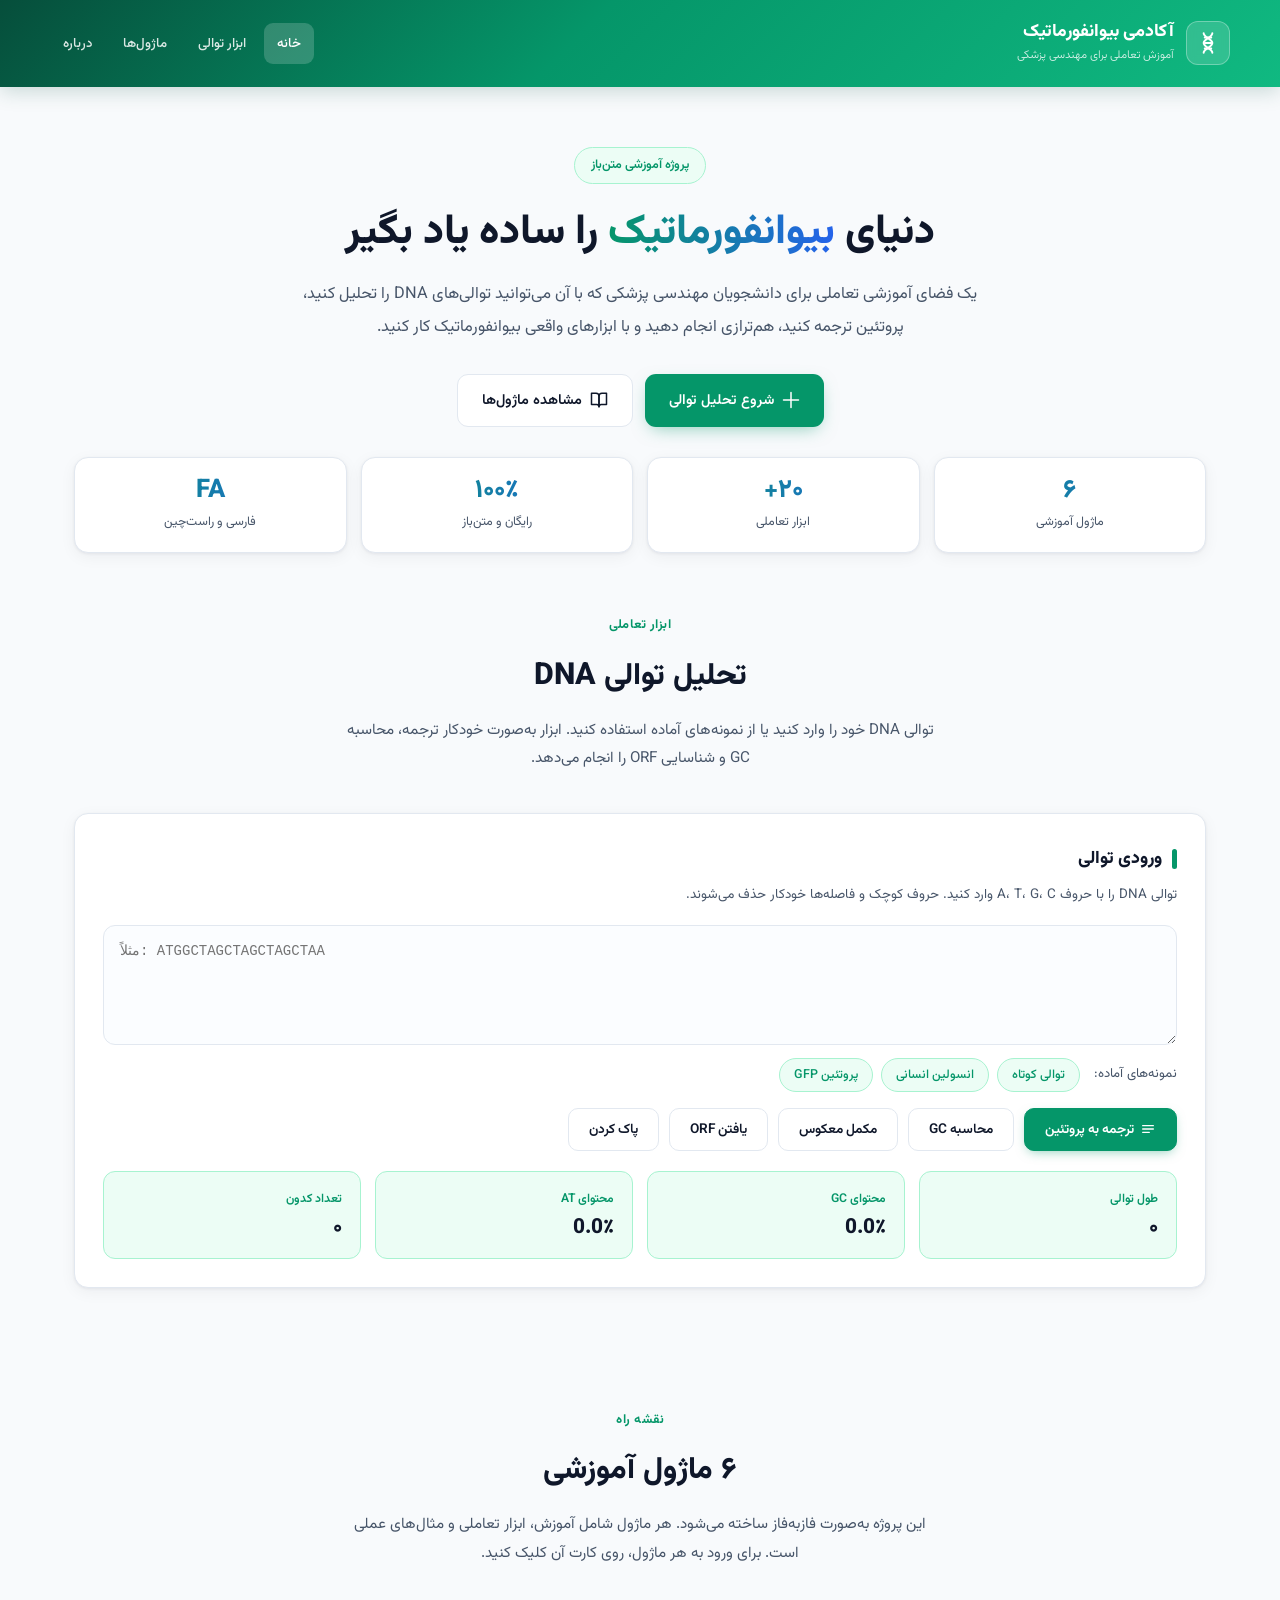
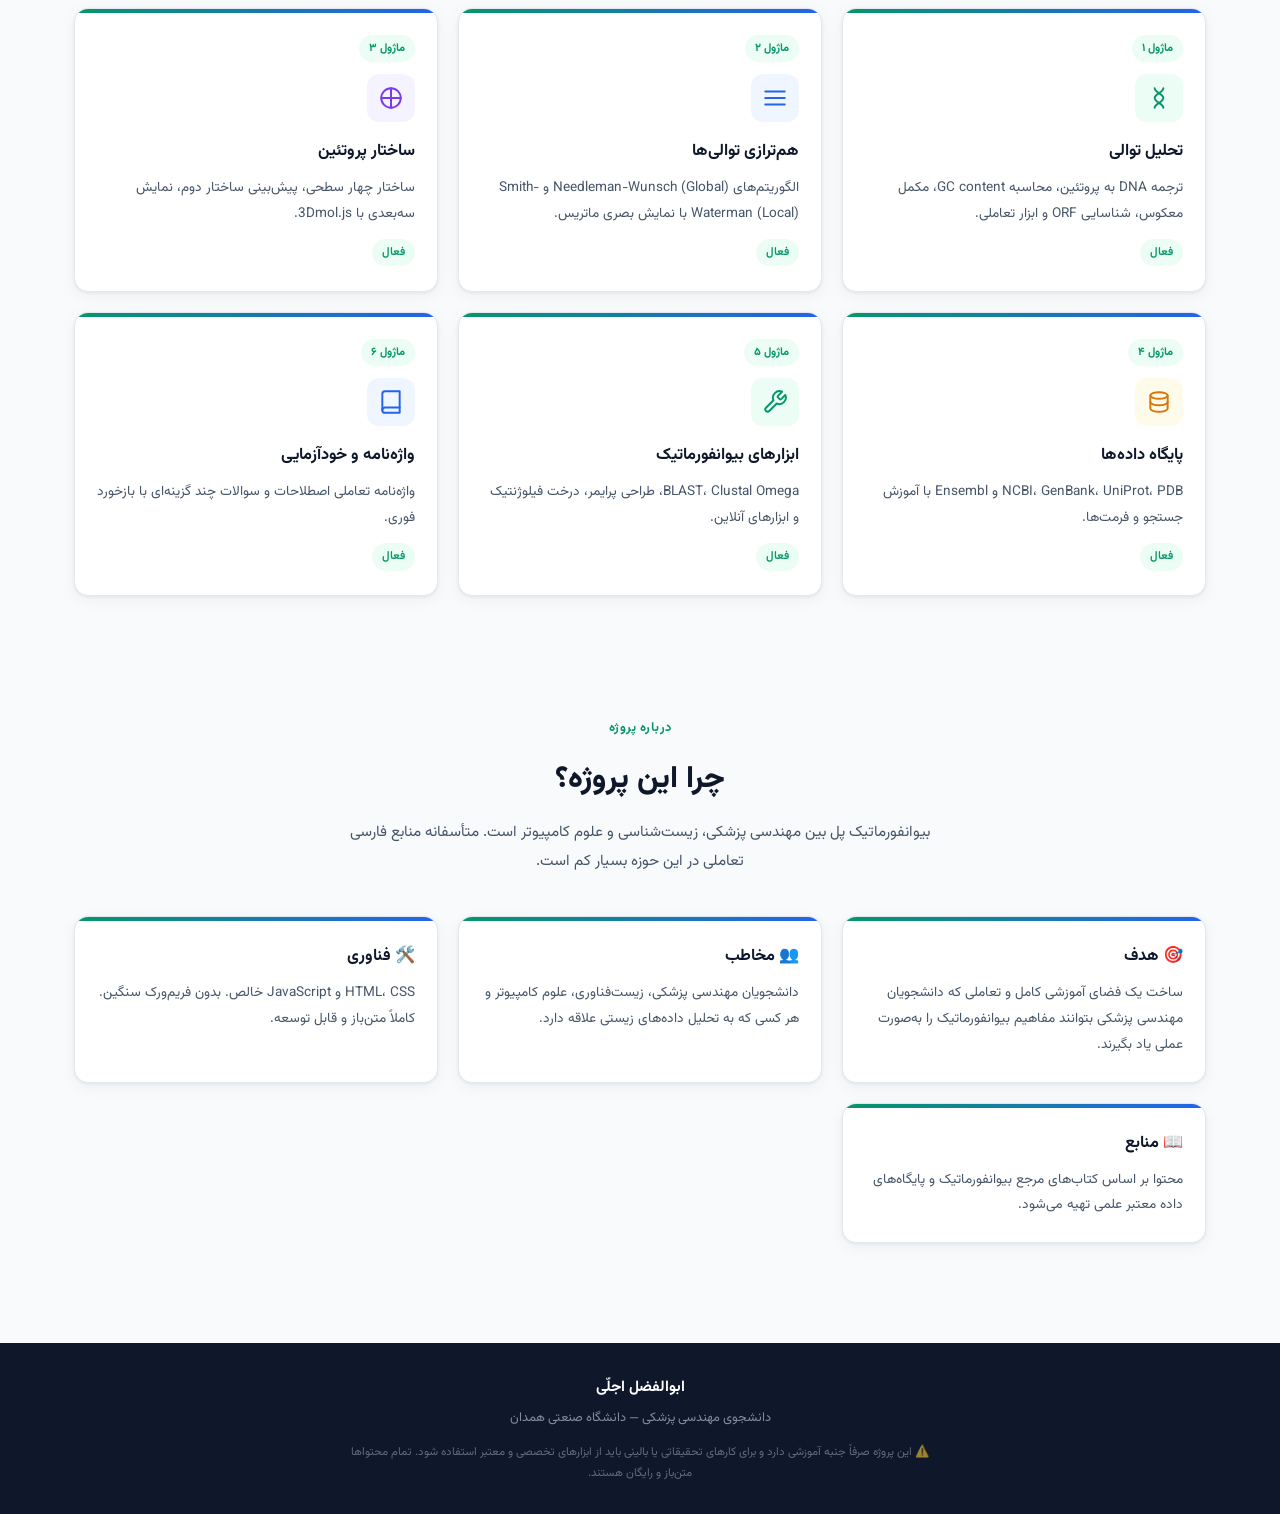
<file: index.html>
<!DOCTYPE html>
<html lang="fa" dir="rtl">
<head>
<meta charset="UTF-8">
<meta name="viewport" content="width=device-width, initial-scale=1.0">
<title>آکادمی بیوانفورماتیک | ابوالفضل اجلّی</title>
<meta name="description" content="فضای آموزشی تعاملی بیوانفورماتیک برای دانشجویان مهندسی پزشکی — تحلیل توالی، هم‌ترازی، پروتئین، پایگاه داده و ابزارها.">
<link rel="preconnect" href="https://fonts.googleapis.com">
<link rel="preconnect" href="https://fonts.gstatic.com" crossorigin>
<link href="https://fonts.googleapis.com/css2?family=Vazirmatn:wght@300;400;500;600;700;800&display=swap" rel="stylesheet">
<link rel="stylesheet" href="style.css">
</head>
<body>

<!-- ===== HEADER ===== -->
<header class="site">
  <div class="head-wrap">
    <div class="logo">
      <div class="logo-icon">
        <svg viewBox="0 0 24 24" fill="none" stroke="currentColor" stroke-width="1.8" stroke-linecap="round" stroke-linejoin="round">
          <path d="M8 3c0 4 8 5 8 9s-8 5-8 9"/>
          <path d="M16 3c0 4-8 5-8 9s8 5 8 9"/>
          <path d="M9 7h6M9 12h6M9 17h6"/>
        </svg>
      </div>
      <div>
        <h1>آکادمی بیوانفورماتیک</h1>
        <p>آموزش تعاملی برای مهندسی پزشکی</p>
      </div>
    </div>
    <nav class="main-nav">
      <a href="index.html" class="active">خانه</a>
      <a href="#analyzer">ابزار توالی</a>
      <a href="#modules">ماژول‌ها</a>
      <a href="#about">درباره</a>
    </nav>
  </div>
</header>

<!-- ===== HERO ===== -->
<div class="hero">
  <span class="badge">پروژه آموزشی متن‌باز</span>
  <h2>دنیای <span>بیوانفورماتیک</span> را ساده یاد بگیر</h2>
  <p class="lead">
    یک فضای آموزشی تعاملی برای دانشجویان مهندسی پزشکی که با آن می‌توانید توالی‌های DNA را تحلیل کنید، پروتئین ترجمه کنید، هم‌ترازی انجام دهید و با ابزارهای واقعی بیوانفورماتیک کار کنید.
  </p>
  <div class="hero-buttons">
    <a href="#analyzer" class="btn btn-primary">
      <svg width="18" height="18" viewBox="0 0 24 24" fill="none" stroke="currentColor" stroke-width="2" stroke-linecap="round" stroke-linejoin="round"><path d="M12 2v20M2 12h20"/></svg>
      شروع تحلیل توالی
    </a>
    <a href="#modules" class="btn btn-secondary">
      <svg width="18" height="18" viewBox="0 0 24 24" fill="none" stroke="currentColor" stroke-width="2" stroke-linecap="round" stroke-linejoin="round"><path d="M2 3h6a4 4 0 0 1 4 4v14a3 3 0 0 0-3-3H2z"/><path d="M22 3h-6a4 4 0 0 0-4 4v14a3 3 0 0 1 3-3h7z"/></svg>
      مشاهده ماژول‌ها
    </a>
  </div>
</div>

<!-- ===== STATS ===== -->
<div class="stats-row">
  <div class="stat-card">
    <div class="num">۶</div>
    <div class="lbl">ماژول آموزشی</div>
  </div>
  <div class="stat-card">
    <div class="num">۲۰+</div>
    <div class="lbl">ابزار تعاملی</div>
  </div>
  <div class="stat-card">
    <div class="num">۱۰۰٪</div>
    <div class="lbl">رایگان و متن‌باز</div>
  </div>
  <div class="stat-card">
    <div class="num">FA</div>
    <div class="lbl">فارسی و راست‌چین</div>
  </div>
</div>

<!-- ===== ANALYZER SECTION ===== -->
<section id="analyzer">
  <div class="sec-head">
    <div class="eyebrow">ابزار تعاملی</div>
    <h3>تحلیل توالی DNA</h3>
    <p>توالی DNA خود را وارد کنید یا از نمونه‌های آماده استفاده کنید. ابزار به‌صورت خودکار ترجمه، محاسبه GC و شناسایی ORF را انجام می‌دهد.</p>
  </div>

  <div class="analyzer">
    <h3>ورودی توالی</h3>
    <p class="hint">توالی DNA را با حروف A، T، G، C وارد کنید. حروف کوچک و فاصله‌ها خودکار حذف می‌شوند.</p>

    <textarea id="dnaInput" placeholder="مثلاً: ATGGCTAGCTAGCTAGCTAA"></textarea>

    <div class="input-row">
      <span style="font-size:.82rem;color:var(--ink-soft);align-self:center;margin-left:6px;">نمونه‌های آماده:</span>
      <button class="chip" data-sample="short">توالی کوتاه</button>
      <button class="chip" data-sample="insulin">انسولین انسانی</button>
      <button class="chip" data-sample="gfp">پروتئین GFP</button>
    </div>

    <div class="actions-row">
      <button class="action-btn primary" id="btnTranslate">
        <svg width="16" height="16" viewBox="0 0 24 24" fill="none" stroke="currentColor" stroke-width="2" stroke-linecap="round" stroke-linejoin="round"><path d="M4 7h16M4 12h16M4 17h10"/></svg>
        ترجمه به پروتئین
      </button>
      <button class="action-btn" id="btnGC">محاسبه GC</button>
      <button class="action-btn" id="btnRC">مکمل معکوس</button>
      <button class="action-btn" id="btnORF">یافتن ORF</button>
      <button class="action-btn" id="btnClear">پاک کردن</button>
    </div>

    <div id="results"></div>

    <div class="results-grid" style="margin-top:20px;">
      <div class="result-card">
        <div class="r-label">طول توالی</div>
        <div class="r-value" id="statLen">۰<span class="unit"> nt</span></div>
      </div>
      <div class="result-card">
        <div class="r-label">محتوای GC</div>
        <div class="r-value" id="statGC">۰٪</div>
      </div>
      <div class="result-card">
        <div class="r-label">محتوای AT</div>
        <div class="r-value" id="statAT">۰٪</div>
      </div>
      <div class="result-card">
        <div class="r-label">تعداد کدون</div>
        <div class="r-value" id="statCodons">۰</div>
      </div>
    </div>
  </div>
</section>

<!-- ===== MODULES SECTION ===== -->
<section id="modules">
  <div class="sec-head">
    <div class="eyebrow">نقشه راه</div>
    <h3>۶ ماژول آموزشی</h3>
    <p>این پروژه به‌صورت فاز‌به‌فاز ساخته می‌شود. هر ماژول شامل آموزش، ابزار تعاملی و مثال‌های عملی است. برای ورود به هر ماژول، روی کارت آن کلیک کنید.</p>
  </div>

  <div class="roadmap-grid">
    <!-- ماژول ۱: تحلیل توالی -->
    <a href="#analyzer" class="module-card" style="text-decoration:none;color:inherit;display:block;">
      <span class="m-num">ماژول ۱</span>
      <div class="m-icon green">
        <svg viewBox="0 0 24 24" fill="none" stroke="currentColor" stroke-width="1.8" stroke-linecap="round" stroke-linejoin="round"><path d="M8 3c0 4 8 5 8 9s-8 5-8 9"/><path d="M16 3c0 4-8 5-8 9s8 5 8 9"/></svg>
      </div>
      <h4>تحلیل توالی</h4>
      <p>ترجمه DNA به پروتئین، محاسبه GC content، مکمل معکوس، شناسایی ORF و ابزار تعاملی.</p>
      <span class="m-status ready">فعال</span>
    </a>

    <!-- ماژول ۲: هم‌ترازی -->
    <a href="alignment.html" class="module-card" style="text-decoration:none;color:inherit;display:block;">
      <span class="m-num">ماژول ۲</span>
      <div class="m-icon blue">
        <svg viewBox="0 0 24 24" fill="none" stroke="currentColor" stroke-width="1.8" stroke-linecap="round" stroke-linejoin="round"><path d="M3 6h18M3 12h18M3 18h18"/></svg>
      </div>
      <h4>هم‌ترازی توالی‌ها</h4>
      <p>الگوریتم‌های Needleman-Wunsch (Global) و Smith-Waterman (Local) با نمایش بصری ماتریس.</p>
      <span class="m-status ready">فعال</span>
    </a>

    <!-- ماژول ۳: پروتئین‌ها -->
    <a href="proteins.html" class="module-card" style="text-decoration:none;color:inherit;display:block;">
      <span class="m-num">ماژول ۳</span>
      <div class="m-icon purple">
        <svg viewBox="0 0 24 24" fill="none" stroke="currentColor" stroke-width="1.8" stroke-linecap="round" stroke-linejoin="round"><circle cx="12" cy="12" r="9"/><path d="M12 3v18M3 12h18"/></svg>
      </div>
      <h4>ساختار پروتئین</h4>
      <p>ساختار چهار سطحی، پیش‌بینی ساختار دوم، نمایش سه‌بعدی با 3Dmol.js.</p>
      <span class="m-status ready">فعال</span>
    </a>

    <!-- ماژول ۴: پایگاه داده‌ها -->
    <a href="databases.html" class="module-card" style="text-decoration:none;color:inherit;display:block;">
      <span class="m-num">ماژول ۴</span>
      <div class="m-icon amber">
        <svg viewBox="0 0 24 24" fill="none" stroke="currentColor" stroke-width="1.8" stroke-linecap="round" stroke-linejoin="round"><ellipse cx="12" cy="6" rx="8" ry="3"/><path d="M4 6v6c0 1.7 3.6 3 8 3s8-1.3 8-3V6"/><path d="M4 12v6c0 1.7 3.6 3 8 3s8-1.3 8-3v-6"/></svg>
      </div>
      <h4>پایگاه داده‌ها</h4>
      <p>NCBI، GenBank، UniProt، PDB و Ensembl با آموزش جستجو و فرمت‌ها.</p>
      <span class="m-status ready">فعال</span>
    </a>

    <!-- ماژول ۵: ابزارها -->
    <a href="databases.html#tools" class="module-card" style="text-decoration:none;color:inherit;display:block;">
      <span class="m-num">ماژول ۵</span>
      <div class="m-icon green">
        <svg viewBox="0 0 24 24" fill="none" stroke="currentColor" stroke-width="1.8" stroke-linecap="round" stroke-linejoin="round"><path d="M14.7 6.3a1 1 0 0 0 0 1.4l1.6 1.6a1 1 0 0 0 1.4 0l3.8-3.8a6 6 0 0 1-7.9 7.9l-6.9 6.9a2.1 2.1 0 0 1-3-3l6.9-6.9a6 6 0 0 1 7.9-7.9l-3.8 3.8z"/></svg>
      </div>
      <h4>ابزارهای بیوانفورماتیک</h4>
      <p>BLAST، Clustal Omega، طراحی پرایمر، درخت فیلوژنتیک و ابزارهای آنلاین.</p>
      <span class="m-status ready">فعال</span>
    </a>

    <!-- ماژول ۶: واژه‌نامه و خودآزمایی -->
    <a href="quiz.html" class="module-card" style="text-decoration:none;color:inherit;display:block;">
      <span class="m-num">ماژول ۶</span>
      <div class="m-icon blue">
        <svg viewBox="0 0 24 24" fill="none" stroke="currentColor" stroke-width="1.8" stroke-linecap="round" stroke-linejoin="round"><path d="M4 19.5A2.5 2.5 0 0 1 6.5 17H20"/><path d="M6.5 2H20v20H6.5A2.5 2.5 0 0 1 4 19.5v-15A2.5 2.5 0 0 1 6.5 2z"/></svg>
      </div>
      <h4>واژه‌نامه و خودآزمایی</h4>
      <p>واژه‌نامه تعاملی اصطلاحات و سوالات چند گزینه‌ای با بازخورد فوری.</p>
      <span class="m-status ready">فعال</span>
    </a>
  </div>
</section>

<!-- ===== ABOUT SECTION ===== -->
<section id="about">
  <div class="sec-head">
    <div class="eyebrow">درباره پروژه</div>
    <h3>چرا این پروژه؟</h3>
    <p>بیوانفورماتیک پل بین مهندسی پزشکی، زیست‌شناسی و علوم کامپیوتر است. متأسفانه منابع فارسی تعاملی در این حوزه بسیار کم است.</p>
  </div>

  <div class="roadmap-grid">
    <div class="module-card">
      <h4>🎯 هدف</h4>
      <p>ساخت یک فضای آموزشی کامل و تعاملی که دانشجویان مهندسی پزشکی بتوانند مفاهیم بیوانفورماتیک را به‌صورت عملی یاد بگیرند.</p>
    </div>
    <div class="module-card">
      <h4>👥 مخاطب</h4>
      <p>دانشجویان مهندسی پزشکی، زیست‌فناوری، علوم کامپیوتر و هر کسی که به تحلیل داده‌های زیستی علاقه دارد.</p>
    </div>
    <div class="module-card">
      <h4>🛠️ فناوری</h4>
      <p>HTML، CSS و JavaScript خالص. بدون فریم‌ورک سنگین. کاملاً متن‌باز و قابل توسعه.</p>
    </div>
    <div class="module-card">
      <h4>📖 منابع</h4>
      <p>محتوا بر اساس کتاب‌های مرجع بیوانفورماتیک و پایگاه‌های داده معتبر علمی تهیه می‌شود.</p>
    </div>
  </div>
</section>

<!-- ===== FOOTER ===== -->
<footer class="site">
  <div class="fname">ابوالفضل اجلّی</div>
  <div class="fsub">دانشجوی مهندسی پزشکی — دانشگاه صنعتی همدان</div>
  <small>
    ⚠️ این پروژه صرفاً جنبه آموزشی دارد و برای کارهای تحقیقاتی یا بالینی باید از ابزارهای تخصصی و معتبر استفاده شود. تمام محتواها متن‌باز و رایگان هستند.
  </small>
</footer>

<script src="sequence-analysis.js"></script>
</body>
</html>
</file>
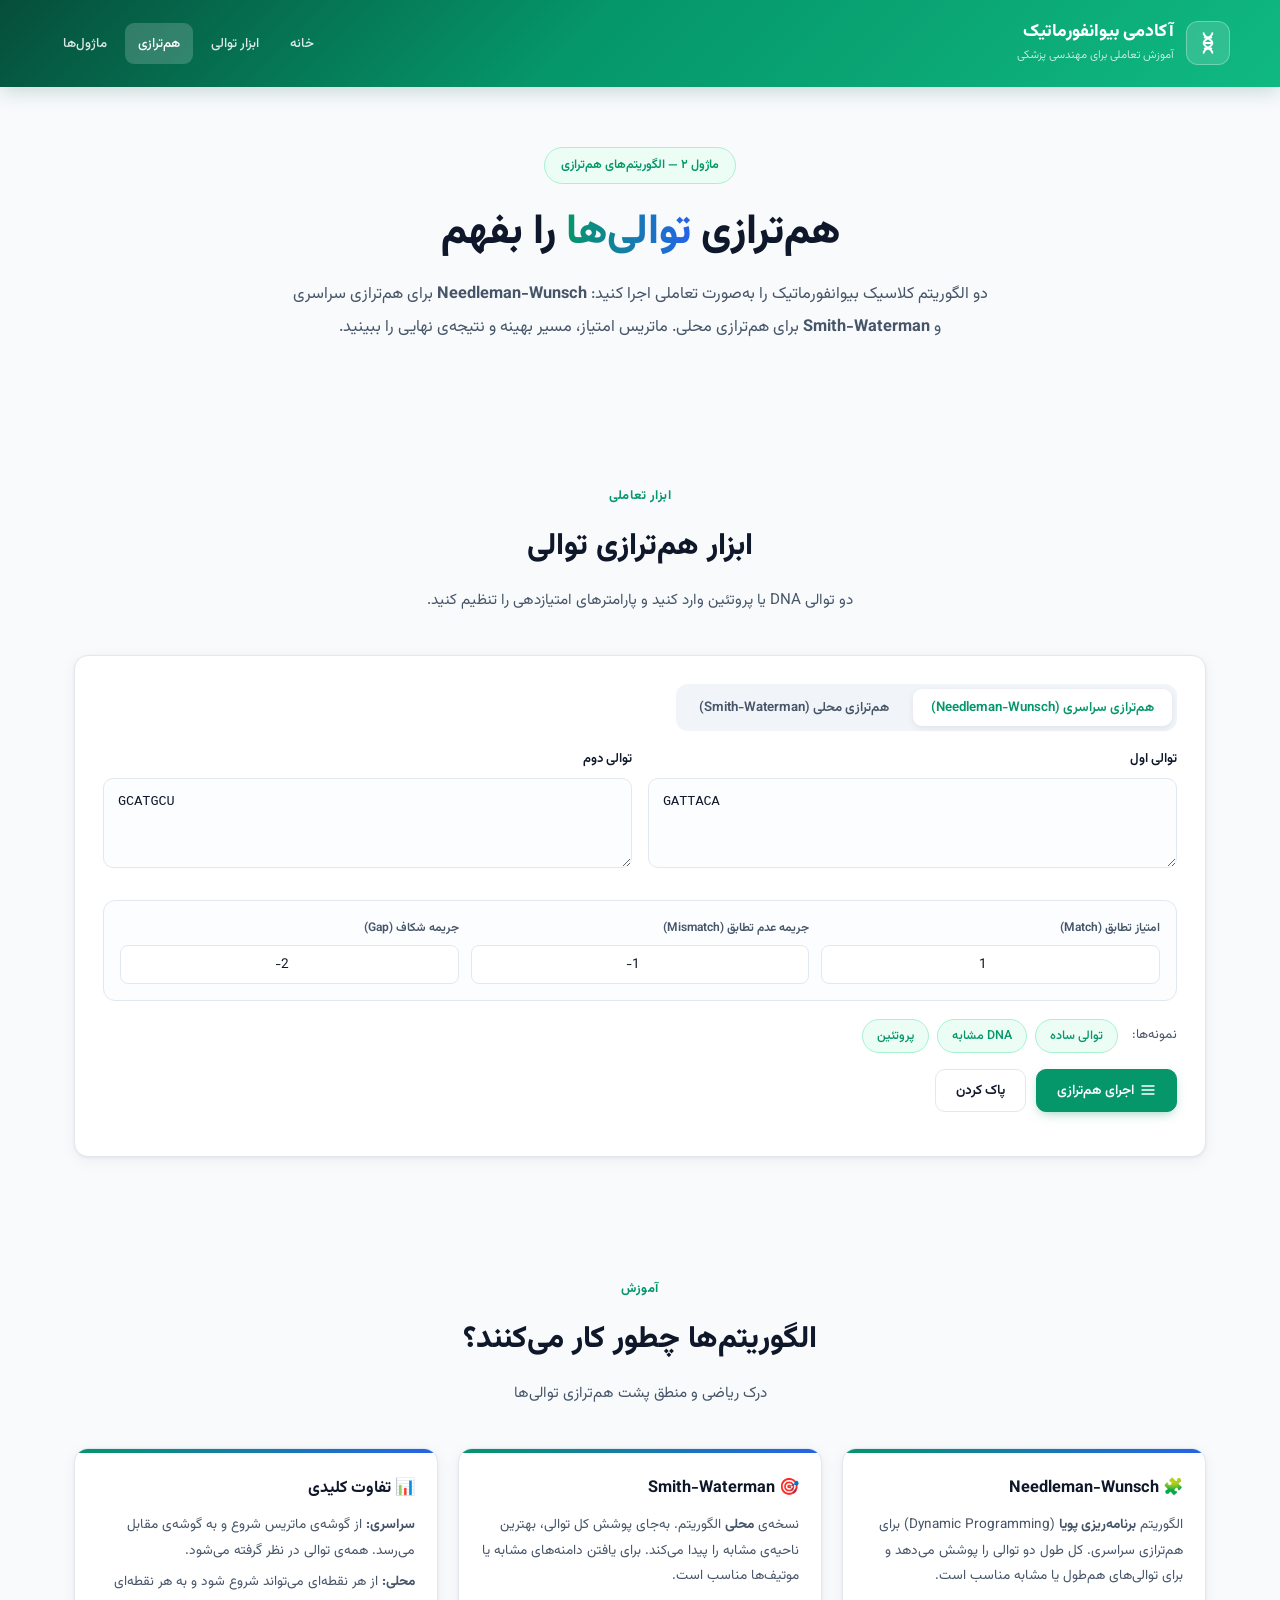
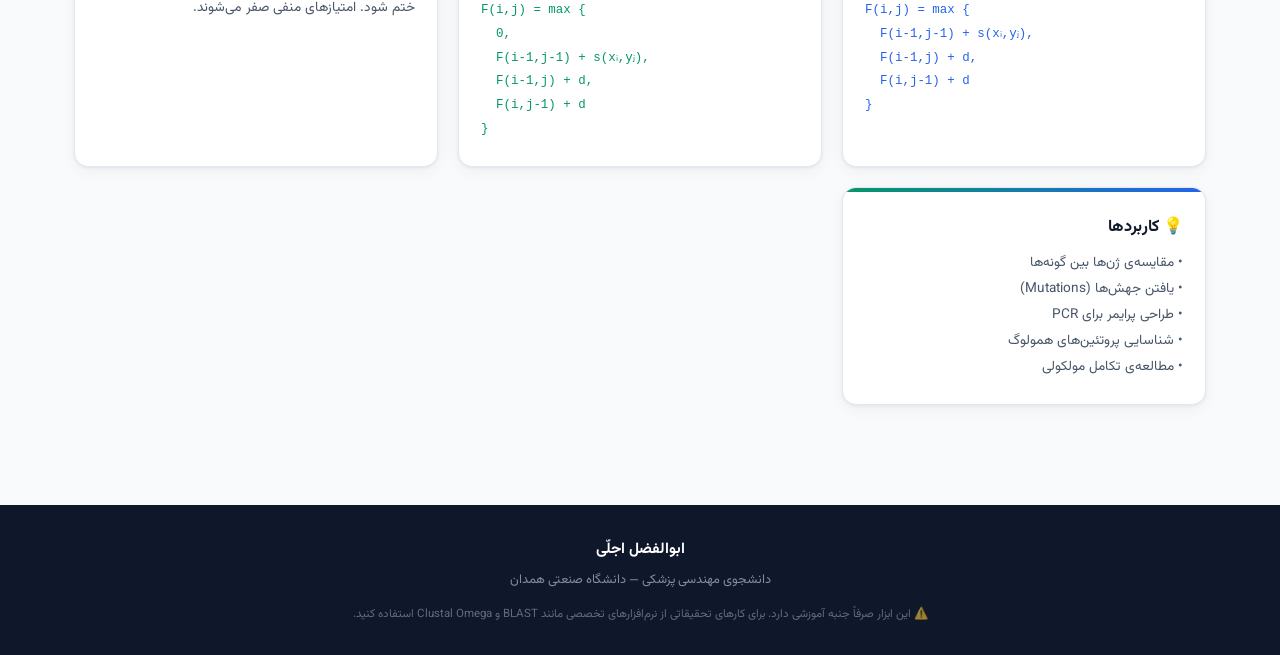
<file: alignment.html>
<!DOCTYPE html>
<html lang="fa" dir="rtl">
<head>
<meta charset="UTF-8">
<meta name="viewport" content="width=device-width, initial-scale=1.0">
<title>هم‌ترازی توالی‌ها | آکادمی بیوانفورماتیک</title>
<link rel="preconnect" href="https://fonts.googleapis.com">
<link rel="preconnect" href="https://fonts.gstatic.com" crossorigin>
<link href="https://fonts.googleapis.com/css2?family=Vazirmatn:wght@300;400;500;600;700;800&display=swap" rel="stylesheet">
<link rel="stylesheet" href="style.css">
<style>
/* ===== Alignment specific styles ===== */
.align-controls{
  display:grid;
  grid-template-columns:1fr 1fr;
  gap:16px;
  margin-bottom:20px;
}
@media(max-width:640px){
  .align-controls{grid-template-columns:1fr}
}
.align-controls .field label{
  display:block;
  font-size:.82rem;
  font-weight:600;
  color:var(--ink);
  margin-bottom:6px;
}
.align-controls .field textarea{
  width:100%;
  min-height:90px;
  padding:12px 14px;
  border-radius:10px;
  border:1px solid var(--line);
  background:#fbfdff;
  font-family:'Courier New',monospace;
  font-size:13.5px;
  direction:ltr;
  text-align:left;
  color:var(--ink);
  resize:vertical;
  outline:none;
  transition:.2s;
  line-height:1.7;
}
.align-controls .field textarea:focus{
  border-color:var(--green);
  box-shadow:0 0 0 4px var(--green-soft);
}

/* Scoring parameters */
.params-row{
  display:grid;
  grid-template-columns:repeat(auto-fit,minmax(130px,1fr));
  gap:12px;
  margin-bottom:18px;
  padding:16px;
  background:#fbfdff;
  border:1px solid var(--line);
  border-radius:12px;
}
.param-field label{
  display:block;
  font-size:.75rem;
  font-weight:600;
  color:var(--ink-soft);
  margin-bottom:5px;
}
.param-field input{
  width:100%;
  padding:8px 10px;
  border-radius:8px;
  border:1px solid var(--line);
  background:#fff;
  font-family:inherit;
  font-size:.85rem;
  color:var(--ink);
  outline:none;
  transition:.2s;
  text-align:center;
  direction:ltr;
}
.param-field input:focus{
  border-color:var(--green);
  box-shadow:0 0 0 3px var(--green-soft);
}

/* Algorithm toggle */
.algo-toggle{
  display:flex;
  gap:6px;
  margin-bottom:16px;
  background:#f1f5f9;
  padding:5px;
  border-radius:12px;
  width:fit-content;
}
.algo-toggle button{
  padding:8px 18px;
  border-radius:9px;
  border:none;
  background:transparent;
  font-family:inherit;
  font-size:.83rem;
  font-weight:600;
  color:var(--ink-soft);
  cursor:pointer;
  transition:.2s;
}
.algo-toggle button.active{
  background:#fff;
  color:var(--green);
  box-shadow:0 2px 6px rgba(15,23,42,.08);
}

/* Alignment result */
.align-result{
  background:#0f172a;
  border-radius:12px;
  padding:20px 24px;
  margin-bottom:18px;
  overflow-x:auto;
}
.align-result .seq-line{
  font-family:'Courier New',monospace;
  font-size:15px;
  direction:ltr;
  text-align:left;
  line-height:2.2;
  letter-spacing:3px;
  white-space:nowrap;
  color:#e2e8f0;
}
.align-result .seq-line.match{
  color:#22c55e;
}
.align-result .seq-line.mismatch{
  color:#ef4444;
}
.align-result .seq-line.gap{
  color:#fbbf24;
}
.align-result .seq-label{
  display:inline-block;
  width:60px;
  color:#64748b;
  font-family:'Vazirmatn',sans-serif;
  font-size:.75rem;
  letter-spacing:0;
  margin-right:10px;
}
.align-result .match-bar{
  color:#475569;
}

/* Matrix table */
.matrix-wrap{
  overflow-x:auto;
  border-radius:12px;
  border:1px solid var(--line);
  background:#fff;
}
.matrix-table{
  border-collapse:collapse;
  font-family:'Courier New',monospace;
  font-size:12px;
  direction:ltr;
}
.matrix-table th,
.matrix-table td{
  width:32px;
  height:32px;
  text-align:center;
  border:1px solid #e2e8f0;
  color:var(--ink);
  position:relative;
}
.matrix-table th{
  background:var(--green-soft);
  color:var(--green);
  font-weight:700;
  font-family:'Vazirmatn',sans-serif;
}
.matrix-table td{
  background:#fff;
  transition:.15s;
}
.matrix-table td.optimal{
  background:#fef3c7;
  font-weight:700;
  color:#92400e;
}
.matrix-table td.traceback{
  background:var(--green);
  color:#fff;
  font-weight:700;
}
.matrix-table td.zero-cell{
  color:#cbd5e1;
}
.matrix-legend{
  display:flex;
  gap:16px;
  flex-wrap:wrap;
  margin-top:12px;
  font-size:.78rem;
  color:var(--ink-soft);
}
.matrix-legend span{
  display:inline-flex;
  align-items:center;
  gap:6px;
}
.matrix-legend .dot{
  width:12px;
  height:12px;
  border-radius:3px;
  display:inline-block;
}
.matrix-legend .dot.optimal{background:#fef3c7;border:1px solid #fcd34d}
.matrix-legend .dot.traceback{background:var(--green)}

/* Scores */
.score-cards{
  display:grid;
  grid-template-columns:repeat(auto-fit,minmax(140px,1fr));
  gap:12px;
  margin-bottom:18px;
}
.score-card{
  background:var(--green-soft);
  border:1px solid var(--green-border);
  border-radius:12px;
  padding:14px 16px;
}
.score-card .s-label{
  font-size:.72rem;
  color:var(--green);
  font-weight:600;
  margin-bottom:4px;
}
.score-card .s-value{
  font-size:1.3rem;
  font-weight:800;
  color:var(--ink);
  direction:ltr;
  text-align:right;
  line-height:1.3;
}
.score-card.blue{
  background:var(--blue-soft);
  border-color:var(--blue-border);
}
.score-card.blue .s-label{color:var(--blue)}
.score-card.purple{
  background:var(--purple-soft);
  border-color:var(--purple-border);
}
.score-card.purple .s-label{color:var(--purple)}

/* Notes */
.note-box{
  background:var(--blue-soft);
  border:1px solid var(--blue-border);
  border-right:4px solid var(--blue);
  border-radius:10px;
  padding:14px 18px;
  font-size:.85rem;
  color:#1e40af;
  line-height:1.9;
  margin-top:16px;
}
.note-box b{color:var(--blue)}
</style>
</head>
<body>

<!-- ===== HEADER ===== -->
<header class="site">
  <div class="head-wrap">
    <div class="logo">
      <div class="logo-icon">
        <svg viewBox="0 0 24 24" fill="none" stroke="currentColor" stroke-width="1.8" stroke-linecap="round" stroke-linejoin="round">
          <path d="M8 3c0 4 8 5 8 9s-8 5-8 9"/>
          <path d="M16 3c0 4-8 5-8 9s8 5 8 9"/>
          <path d="M9 7h6M9 12h6M9 17h6"/>
        </svg>
      </div>
      <div>
        <h1>آکادمی بیوانفورماتیک</h1>
        <p>آموزش تعاملی برای مهندسی پزشکی</p>
      </div>
    </div>
    <nav class="main-nav">
      <a href="index.html">خانه</a>
      <a href="index.html#analyzer">ابزار توالی</a>
      <a href="alignment.html" class="active">هم‌ترازی</a>
      <a href="index.html#modules">ماژول‌ها</a>
    </nav>
  </div>
</header>

<!-- ===== HERO ===== -->
<div class="hero">
  <span class="badge">ماژول ۲ — الگوریتم‌های هم‌ترازی</span>
  <h2>هم‌ترازی <span>توالی‌ها</span> را بفهم</h2>
  <p class="lead">
    دو الگوریتم کلاسیک بیوانفورماتیک را به‌صورت تعاملی اجرا کنید: <b>Needleman-Wunsch</b> برای هم‌ترازی سراسری و <b>Smith-Waterman</b> برای هم‌ترازی محلی. ماتریس امتیاز، مسیر بهینه و نتیجه‌ی نهایی را ببینید.
  </p>
</div>

<!-- ===== ALIGNMENT SECTION ===== -->
<section id="aligner">
  <div class="sec-head">
    <div class="eyebrow">ابزار تعاملی</div>
    <h3>ابزار هم‌ترازی توالی</h3>
    <p>دو توالی DNA یا پروتئین وارد کنید و پارامترهای امتیازدهی را تنظیم کنید.</p>
  </div>

  <div class="analyzer">
    <!-- Algorithm toggle -->
    <div class="algo-toggle" id="algoToggle">
      <button class="active" data-algo="global">هم‌ترازی سراسری (Needleman-Wunsch)</button>
      <button data-algo="local">هم‌ترازی محلی (Smith-Waterman)</button>
    </div>

    <!-- Inputs -->
    <div class="align-controls">
      <div class="field">
        <label>توالی اول</label>
        <textarea id="seq1" placeholder="مثلاً: GATTACA">GATTACA</textarea>
      </div>
      <div class="field">
        <label>توالی دوم</label>
        <textarea id="seq2" placeholder="مثلاً: GCATGCU">GCATGCU</textarea>
      </div>
    </div>

    <!-- Scoring parameters -->
    <div class="params-row">
      <div class="param-field">
        <label>امتیاز تطابق (Match)</label>
        <input type="number" id="pMatch" value="1" min="0">
      </div>
      <div class="param-field">
        <label>جریمه عدم تطابق (Mismatch)</label>
        <input type="number" id="pMismatch" value="-1">
      </div>
      <div class="param-field">
        <label>جریمه شکاف (Gap)</label>
        <input type="number" id="pGap" value="-2">
      </div>
    </div>

    <!-- Sample chips -->
    <div class="input-row">
      <span style="font-size:.82rem;color:var(--ink-soft);align-self:center;margin-left:6px;">نمونه‌ها:</span>
      <button class="chip" data-sample="simple">توالی ساده</button>
      <button class="chip" data-sample="dna">DNA مشابه</button>
      <button class="chip" data-sample="protein">پروتئین</button>
    </div>

    <!-- Actions -->
    <div class="actions-row">
      <button class="action-btn primary" id="btnAlign">
        <svg width="16" height="16" viewBox="0 0 24 24" fill="none" stroke="currentColor" stroke-width="2" stroke-linecap="round" stroke-linejoin="round"><path d="M3 6h18M3 12h18M3 18h18"/></svg>
        اجرای هم‌ترازی
      </button>
      <button class="action-btn" id="btnClear">پاک کردن</button>
    </div>

    <!-- Results -->
    <div id="alignResults"></div>
  </div>
</section>

<!-- ===== EDUCATIONAL SECTION ===== -->
<section id="learn">
  <div class="sec-head">
    <div class="eyebrow">آموزش</div>
    <h3>الگوریتم‌ها چطور کار می‌کنند؟</h3>
    <p>درک ریاضی و منطق پشت هم‌ترازی توالی‌ها</p>
  </div>

  <div class="roadmap-grid">
    <div class="module-card">
      <h4>🧩 Needleman-Wunsch</h4>
      <p>الگوریتم <b>برنامه‌ریزی پویا</b> (Dynamic Programming) برای هم‌ترازی سراسری. کل طول دو توالی را پوشش می‌دهد و برای توالی‌های هم‌طول یا مشابه مناسب است.</p>
      <p style="margin-top:10px;font-size:.78rem;direction:ltr;text-align:left;font-family:'Courier New',monospace;color:var(--blue);">
        F(i,j) = max {<br>
        &nbsp;&nbsp;F(i-1,j-1) + s(xᵢ,yⱼ),<br>
        &nbsp;&nbsp;F(i-1,j) + d,<br>
        &nbsp;&nbsp;F(i,j-1) + d<br>
        }
      </p>
    </div>

    <div class="module-card">
      <h4>🎯 Smith-Waterman</h4>
      <p>نسخه‌ی <b>محلی</b> الگوریتم. به‌جای پوشش کل توالی، بهترین ناحیه‌ی مشابه را پیدا می‌کند. برای یافتن دامنه‌های مشابه یا موتیف‌ها مناسب است.</p>
      <p style="margin-top:10px;font-size:.78rem;direction:ltr;text-align:left;font-family:'Courier New',monospace;color:var(--green);">
        F(i,j) = max {<br>
        &nbsp;&nbsp;0,<br>
        &nbsp;&nbsp;F(i-1,j-1) + s(xᵢ,yⱼ),<br>
        &nbsp;&nbsp;F(i-1,j) + d,<br>
        &nbsp;&nbsp;F(i,j-1) + d<br>
        }
      </p>
    </div>

    <div class="module-card">
      <h4>📊 تفاوت کلیدی</h4>
      <p><b>سراسری:</b> از گوشه‌ی ماتریس شروع و به گوشه‌ی مقابل می‌رسد. همه‌ی توالی در نظر گرفته می‌شود.</p>
      <p style="margin-top:6px;"><b>محلی:</b> از هر نقطه‌ای می‌تواند شروع شود و به هر نقطه‌ای ختم شود. امتیازهای منفی صفر می‌شوند.</p>
    </div>

    <div class="module-card">
      <h4>💡 کاربردها</h4>
      <p>• مقایسه‌ی ژن‌ها بین گونه‌ها<br>
      • یافتن جهش‌ها (Mutations)<br>
      • طراحی پرایمر برای PCR<br>
      • شناسایی پروتئین‌های همولوگ<br>
      • مطالعه‌ی تکامل مولکولی</p>
    </div>
  </div>
</section>

<!-- ===== FOOTER ===== -->
<footer class="site">
  <div class="fname">ابوالفضل اجلّی</div>
  <div class="fsub">دانشجوی مهندسی پزشکی — دانشگاه صنعتی همدان</div>
  <small>⚠️ این ابزار صرفاً جنبه آموزشی دارد. برای کارهای تحقیقاتی از نرم‌افزارهای تخصصی مانند BLAST و Clustal Omega استفاده کنید.</small>
</footer>

<script src="alignment.js"></script>
</body>
</html>
</file>
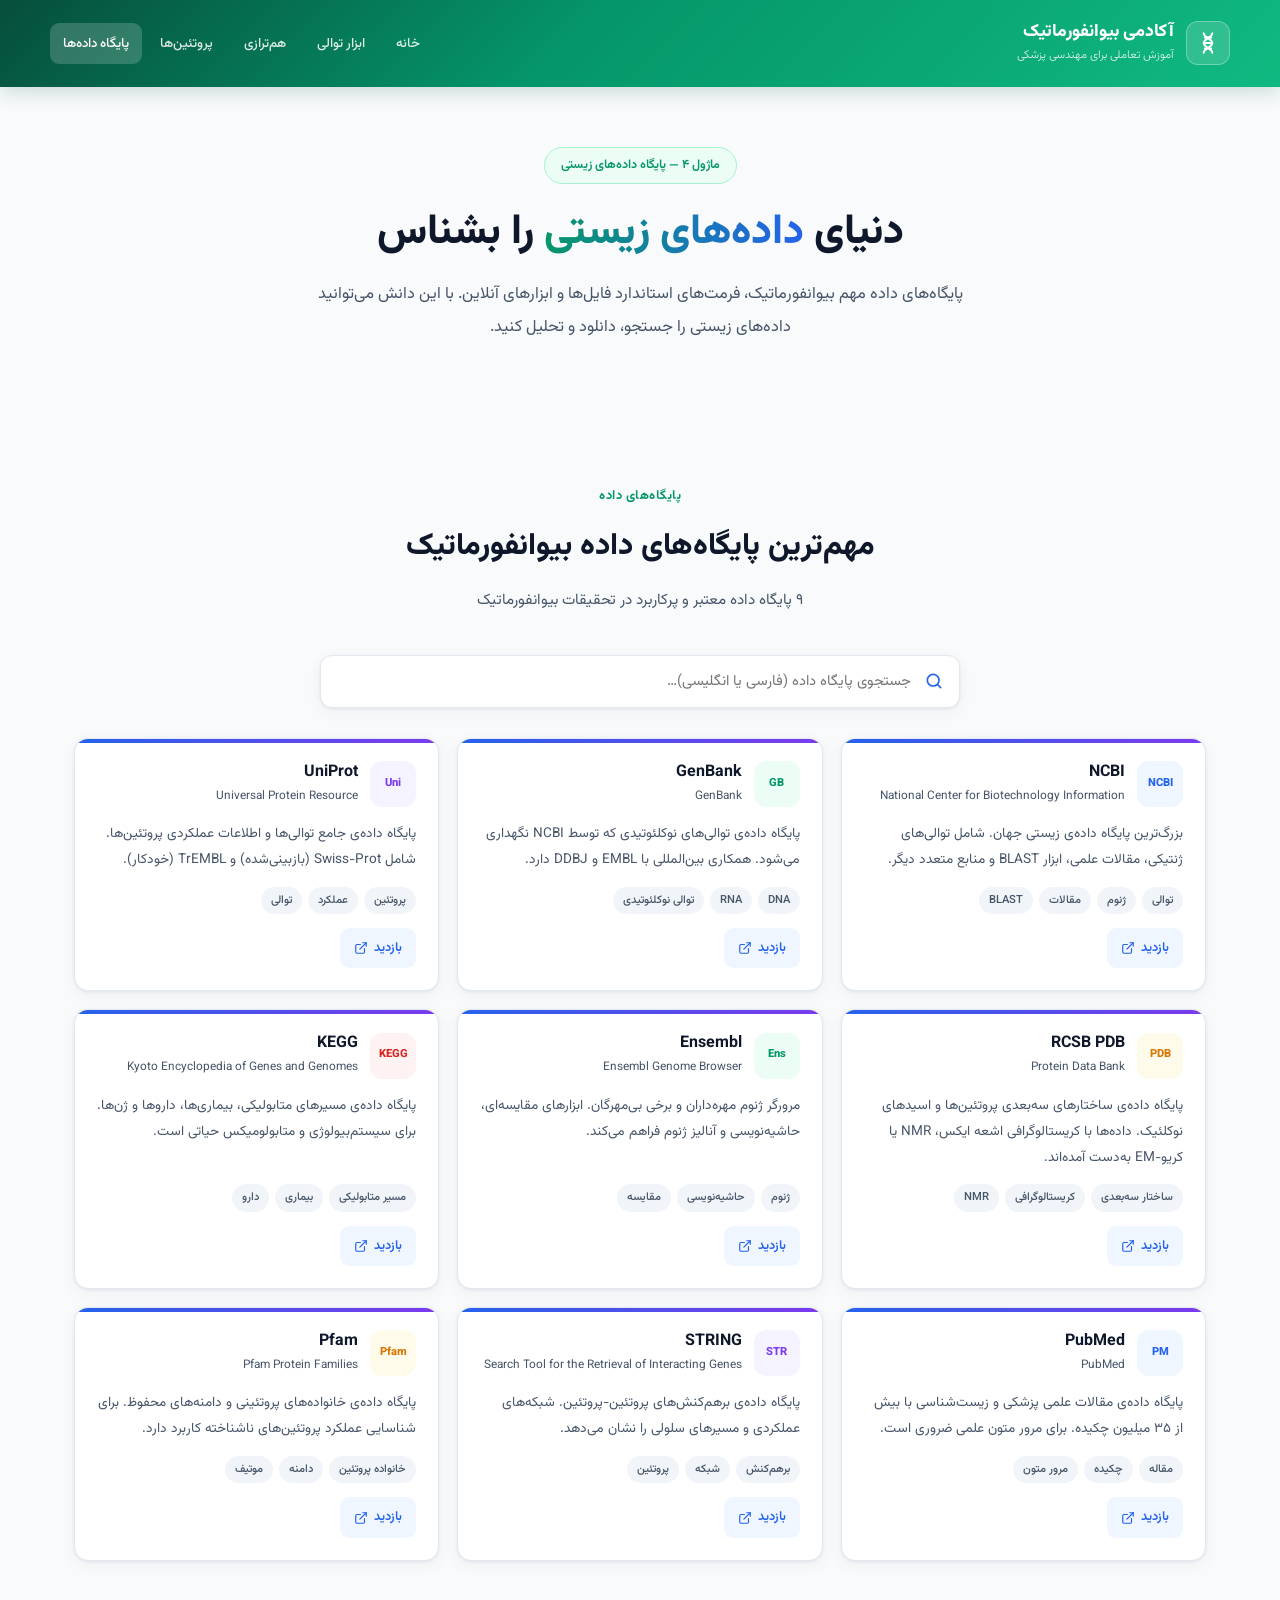
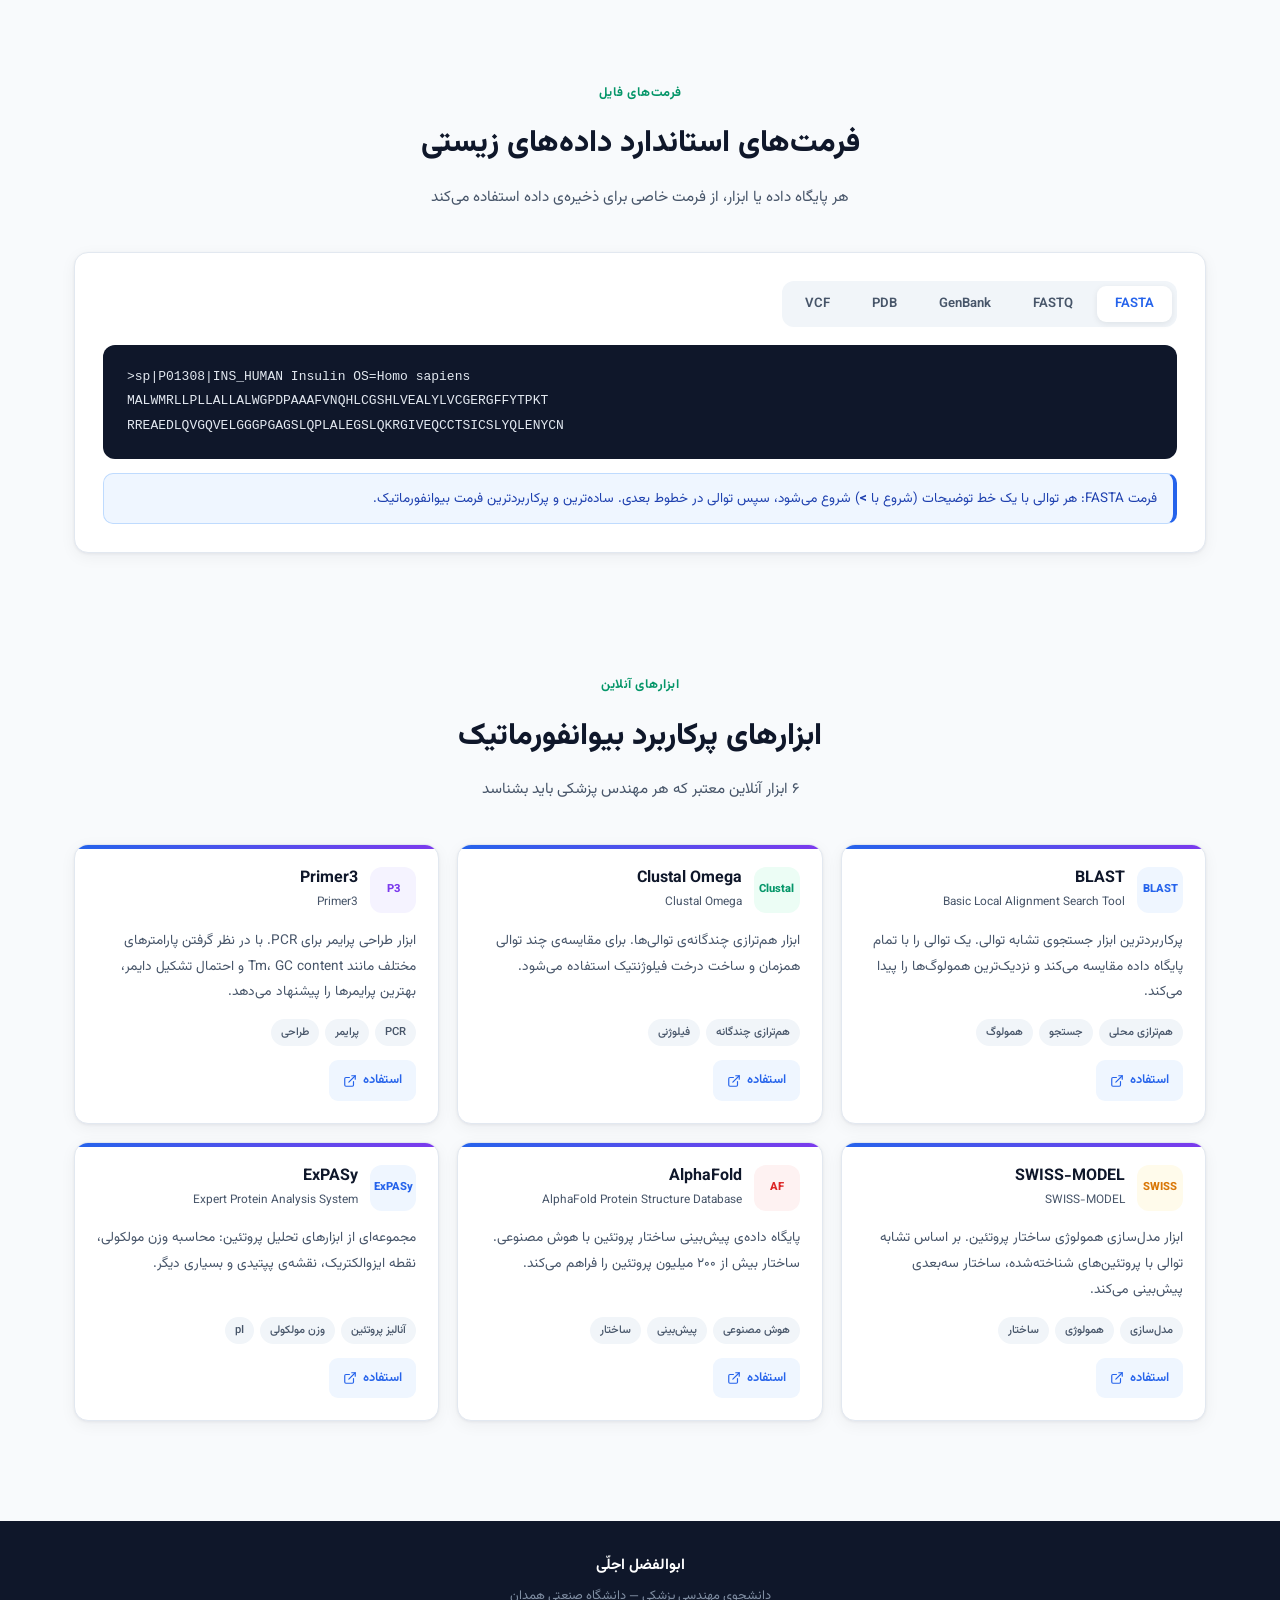
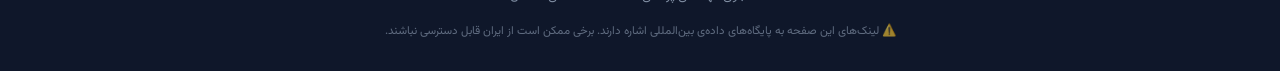
<file: databases.html>
<!DOCTYPE html>
<html lang="fa" dir="rtl">
<head>
<meta charset="UTF-8">
<meta name="viewport" content="width=device-width, initial-scale=1.0">
<title>پایگاه داده‌های زیستی | آکادمی بیوانفورماتیک</title>
<link rel="preconnect" href="https://fonts.googleapis.com">
<link rel="preconnect" href="https://fonts.gstatic.com" crossorigin>
<link href="https://fonts.googleapis.com/css2?family=Vazirmatn:wght@300;400;500;600;700;800&display=swap" rel="stylesheet">
<link rel="stylesheet" href="style.css">
<style>
/* ===== Database page specific ===== */
.db-grid{
  display:grid;
  grid-template-columns:repeat(auto-fill,minmax(280px,1fr));
  gap:18px;
}
.db-card{
  background:#fff;
  border:1px solid var(--line);
  border-radius:var(--radius);
  padding:22px;
  box-shadow:var(--shadow);
  transition:.25s;
  position:relative;
  overflow:hidden;
  display:flex;
  flex-direction:column;
}
.db-card::before{
  content:"";
  position:absolute;
  top:0;right:0;left:0;
  height:4px;
  background:linear-gradient(90deg,var(--blue),var(--purple));
}
.db-card:hover{
  transform:translateY(-4px);
  border-color:var(--blue);
  box-shadow:var(--shadow-lg);
}
.db-card .db-head{
  display:flex;
  align-items:center;
  gap:12px;
  margin-bottom:14px;
}
.db-card .db-logo{
  width:46px;height:46px;
  border-radius:12px;
  display:grid;
  place-items:center;
  flex-shrink:0;
  background:var(--blue-soft);
  color:var(--blue);
  font-weight:800;
  font-size:.7rem;
  direction:ltr;
  text-align:center;
  line-height:1.1;
  padding:4px;
}
.db-card .db-logo.green{background:var(--green-soft);color:var(--green)}
.db-card .db-logo.purple{background:var(--purple-soft);color:var(--purple)}
.db-card .db-logo.amber{background:var(--amber-soft);color:var(--amber)}
.db-card .db-logo.red{background:var(--red-soft);color:var(--red)}
.db-card h4{
  font-size:1rem;
  font-weight:700;
  color:var(--ink);
  line-height:1.5;
}
.db-card .db-en{
  font-size:.74rem;
  color:var(--ink-soft);
  direction:ltr;
  text-align:right;
  font-weight:400;
}
.db-card .db-desc{
  font-size:.85rem;
  color:var(--ink-soft);
  line-height:1.9;
  margin-bottom:14px;
  flex-grow:1;
}
.db-card .db-tags{
  display:flex;
  flex-wrap:wrap;
  gap:6px;
  margin-bottom:14px;
}
.db-card .db-tag{
  font-size:.7rem;
  padding:3px 10px;
  border-radius:20px;
  background:#f1f5f9;
  color:var(--ink-soft);
  font-weight:500;
}
.db-card .db-link{
  display:inline-flex;
  align-items:center;
  gap:6px;
  font-size:.8rem;
  font-weight:600;
  color:var(--blue);
  text-decoration:none;
  padding:8px 14px;
  border-radius:9px;
  background:var(--blue-soft);
  transition:.2s;
  direction:ltr;
  align-self:flex-start;
}
.db-card .db-link:hover{
  background:var(--blue);
  color:#fff;
}
.db-card .db-link svg{
  width:14px;height:14px;
}

/* ===== Search section ===== */
.search-box{
  max-width:640px;
  margin:0 auto 30px;
  position:relative;
}
.search-box input{
  width:100%;
  padding:14px 48px 14px 18px;
  border-radius:12px;
  border:1px solid var(--line);
  background:#fff;
  font-family:inherit;
  font-size:.92rem;
  color:var(--ink);
  box-shadow:var(--shadow);
  outline:none;
  transition:.2s;
}
.search-box input:focus{
  border-color:var(--blue);
  box-shadow:0 0 0 4px var(--blue-soft);
}
.search-box svg{
  position:absolute;
  right:16px;top:50%;
  transform:translateY(-50%);
  width:20px;height:20px;
  color:var(--blue);
  pointer-events:none;
}

/* ===== Format section ===== */
.format-tabs{
  display:flex;
  gap:6px;
  margin-bottom:18px;
  background:#f1f5f9;
  padding:5px;
  border-radius:12px;
  width:fit-content;
  flex-wrap:wrap;
}
.format-tabs button{
  padding:8px 18px;
  border-radius:9px;
  border:none;
  background:transparent;
  font-family:inherit;
  font-size:.82rem;
  font-weight:600;
  color:var(--ink-soft);
  cursor:pointer;
  transition:.2s;
}
.format-tabs button.active{
  background:#fff;
  color:var(--blue);
  box-shadow:0 2px 6px rgba(15,23,42,.08);
}
.format-content{
  background:#0f172a;
  border-radius:12px;
  padding:20px 24px;
  overflow-x:auto;
}
.format-content .code-line{
  font-family:'Courier New',monospace;
  font-size:13px;
  direction:ltr;
  text-align:left;
  line-height:1.9;
  color:#e2e8f0;
  white-space:pre;
}
.format-content .code-line .key{color:#22c55e}
.format-content .code-line .comment{color:#64748b}
.format-content .code-line .value{color:#fbbf24}
.format-note{
  background:var(--blue-soft);
  border:1px solid var(--blue-border);
  border-right:4px solid var(--blue);
  border-radius:10px;
  padding:12px 16px;
  font-size:.84rem;
  color:#1e40af;
  line-height:1.9;
  margin-top:14px;
}
</style>
</head>
<body>

<!-- ===== HEADER ===== -->
<header class="site">
  <div class="head-wrap">
    <div class="logo">
      <div class="logo-icon">
        <svg viewBox="0 0 24 24" fill="none" stroke="currentColor" stroke-width="1.8" stroke-linecap="round" stroke-linejoin="round">
          <path d="M8 3c0 4 8 5 8 9s-8 5-8 9"/>
          <path d="M16 3c0 4-8 5-8 9s8 5 8 9"/>
          <path d="M9 7h6M9 12h6M9 17h6"/>
        </svg>
      </div>
      <div>
        <h1>آکادمی بیوانفورماتیک</h1>
        <p>آموزش تعاملی برای مهندسی پزشکی</p>
      </div>
    </div>
    <nav class="main-nav">
      <a href="index.html">خانه</a>
      <a href="index.html#analyzer">ابزار توالی</a>
      <a href="alignment.html">هم‌ترازی</a>
      <a href="proteins.html">پروتئین‌ها</a>
      <a href="databases.html" class="active">پایگاه داده‌ها</a>
    </nav>
  </div>
</header>

<!-- ===== HERO ===== -->
<div class="hero">
  <span class="badge">ماژول ۴ — پایگاه داده‌های زیستی</span>
  <h2>دنیای <span>داده‌های زیستی</span> را بشناس</h2>
  <p class="lead">
    پایگاه‌های داده مهم بیوانفورماتیک، فرمت‌های استاندارد فایل‌ها و ابزارهای آنلاین. با این دانش می‌توانید داده‌های زیستی را جستجو، دانلود و تحلیل کنید.
  </p>
</div>

<!-- ===== DATABASES SECTION ===== -->
<section id="databases">
  <div class="sec-head">
    <div class="eyebrow">پایگاه‌های داده</div>
    <h3>مهم‌ترین پایگاه‌های داده بیوانفورماتیک</h3>
    <p>۹ پایگاه داده معتبر و پرکاربرد در تحقیقات بیوانفورماتیک</p>
  </div>

  <!-- Search -->
  <div class="search-box">
    <input type="text" id="dbSearch" placeholder="جستجوی پایگاه داده (فارسی یا انگلیسی)…" autocomplete="off">
    <svg viewBox="0 0 24 24" fill="none" stroke="currentColor" stroke-width="2" stroke-linecap="round" stroke-linejoin="round">
      <circle cx="11" cy="11" r="7"/><path d="m20 20-3.5-3.5"/>
    </svg>
  </div>

  <div class="db-grid" id="dbGrid"></div>
</section>

<!-- ===== FORMATS SECTION ===== -->
<section id="formats">
  <div class="sec-head">
    <div class="eyebrow">فرمت‌های فایل</div>
    <h3>فرمت‌های استاندارد داده‌های زیستی</h3>
    <p>هر پایگاه داده یا ابزار، از فرمت خاصی برای ذخیره‌ی داده استفاده می‌کند</p>
  </div>

  <div class="analyzer">
    <div class="format-tabs" id="formatTabs">
      <button class="active" data-format="fasta">FASTA</button>
      <button data-format="fastq">FASTQ</button>
      <button data-format="genbank">GenBank</button>
      <button data-format="pdb">PDB</button>
      <button data-format="vcf">VCF</button>
    </div>

    <div class="format-content" id="formatContent"></div>
    <div class="format-note" id="formatNote"></div>
  </div>
</section>

<!-- ===== TOOLS SECTION ===== -->
<section id="tools">
  <div class="sec-head">
    <div class="eyebrow">ابزارهای آنلاین</div>
    <h3>ابزارهای پرکاربرد بیوانفورماتیک</h3>
    <p>۶ ابزار آنلاین معتبر که هر مهندس پزشکی باید بشناسد</p>
  </div>

  <div class="db-grid" id="toolsGrid"></div>
</section>

<!-- ===== FOOTER ===== -->
<footer class="site">
  <div class="fname">ابوالفضل اجلّی</div>
  <div class="fsub">دانشجوی مهندسی پزشکی — دانشگاه صنعتی همدان</div>
  <small>⚠️ لینک‌های این صفحه به پایگاه‌های داده‌ی بین‌المللی اشاره دارند. برخی ممکن است از ایران قابل دسترسی نباشند.</small>
</footer>

<script src="databases.js"></script>
</body>
</html>
</file>
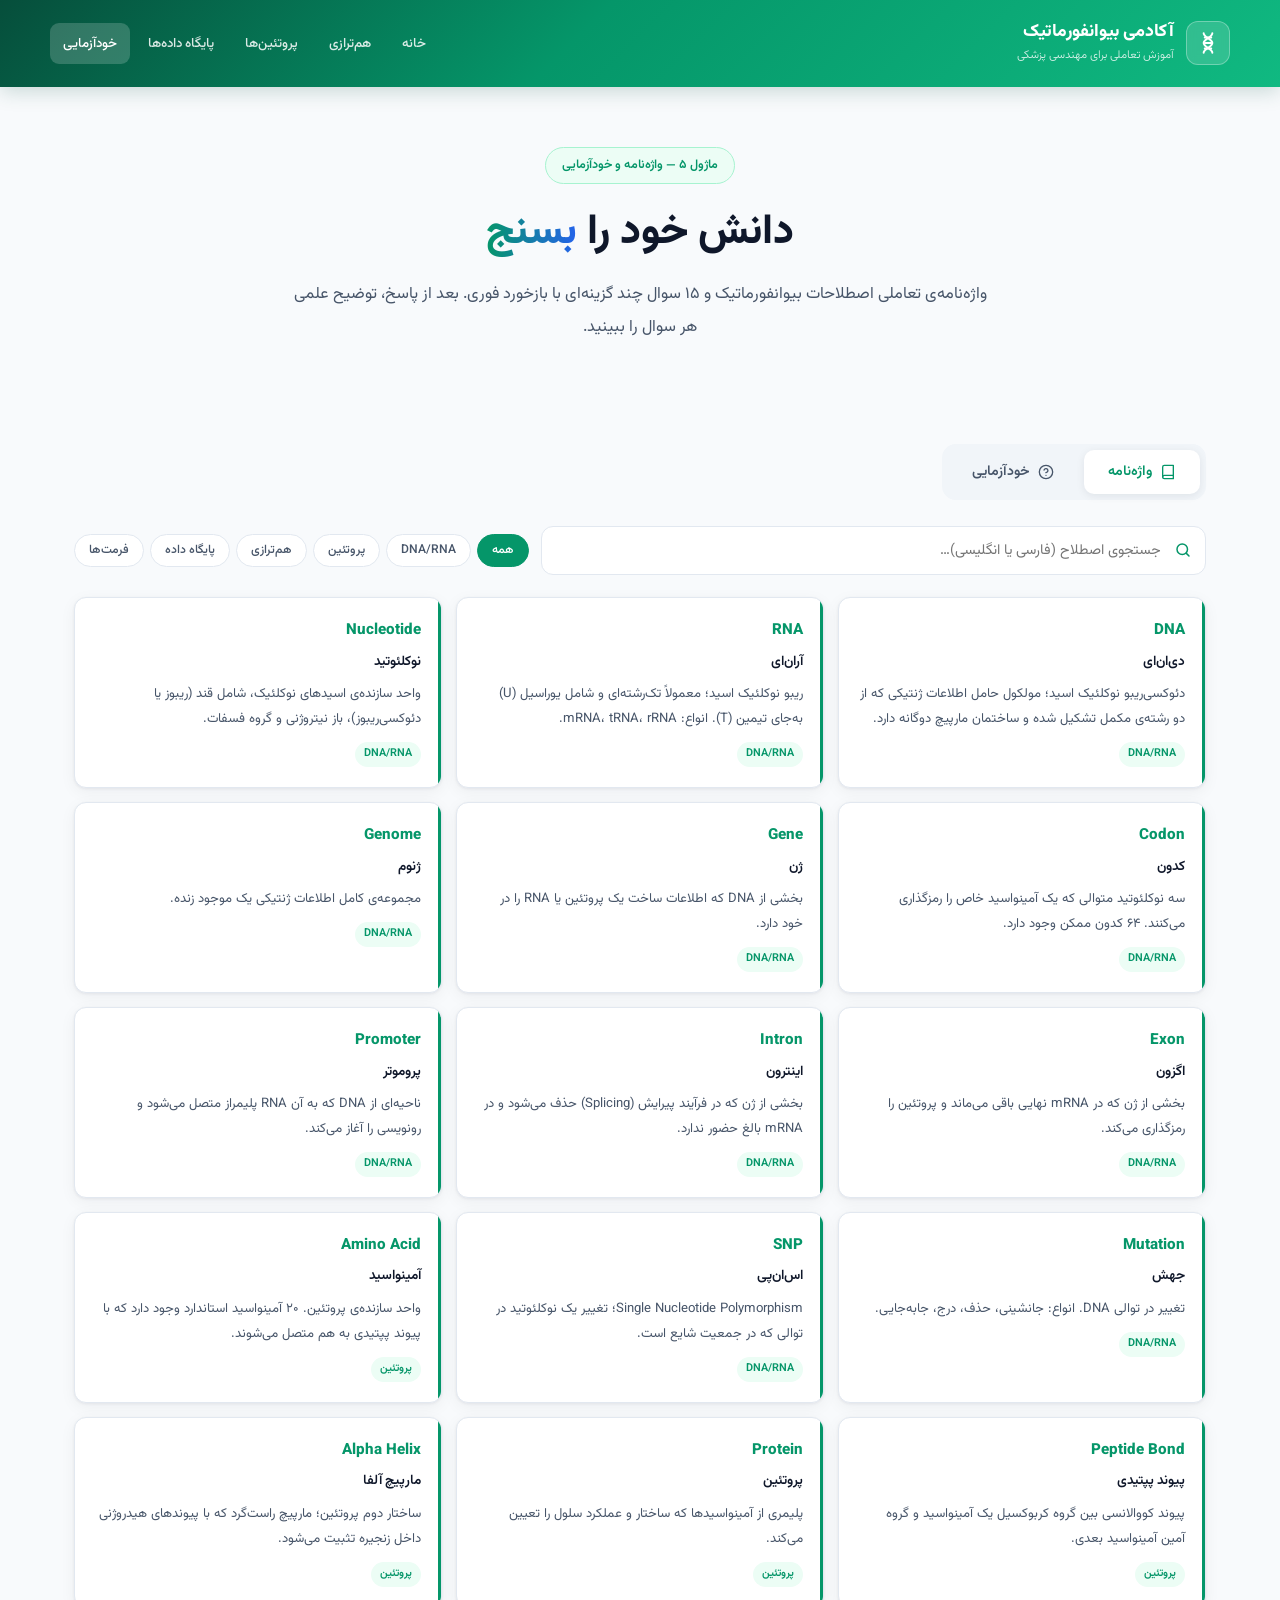
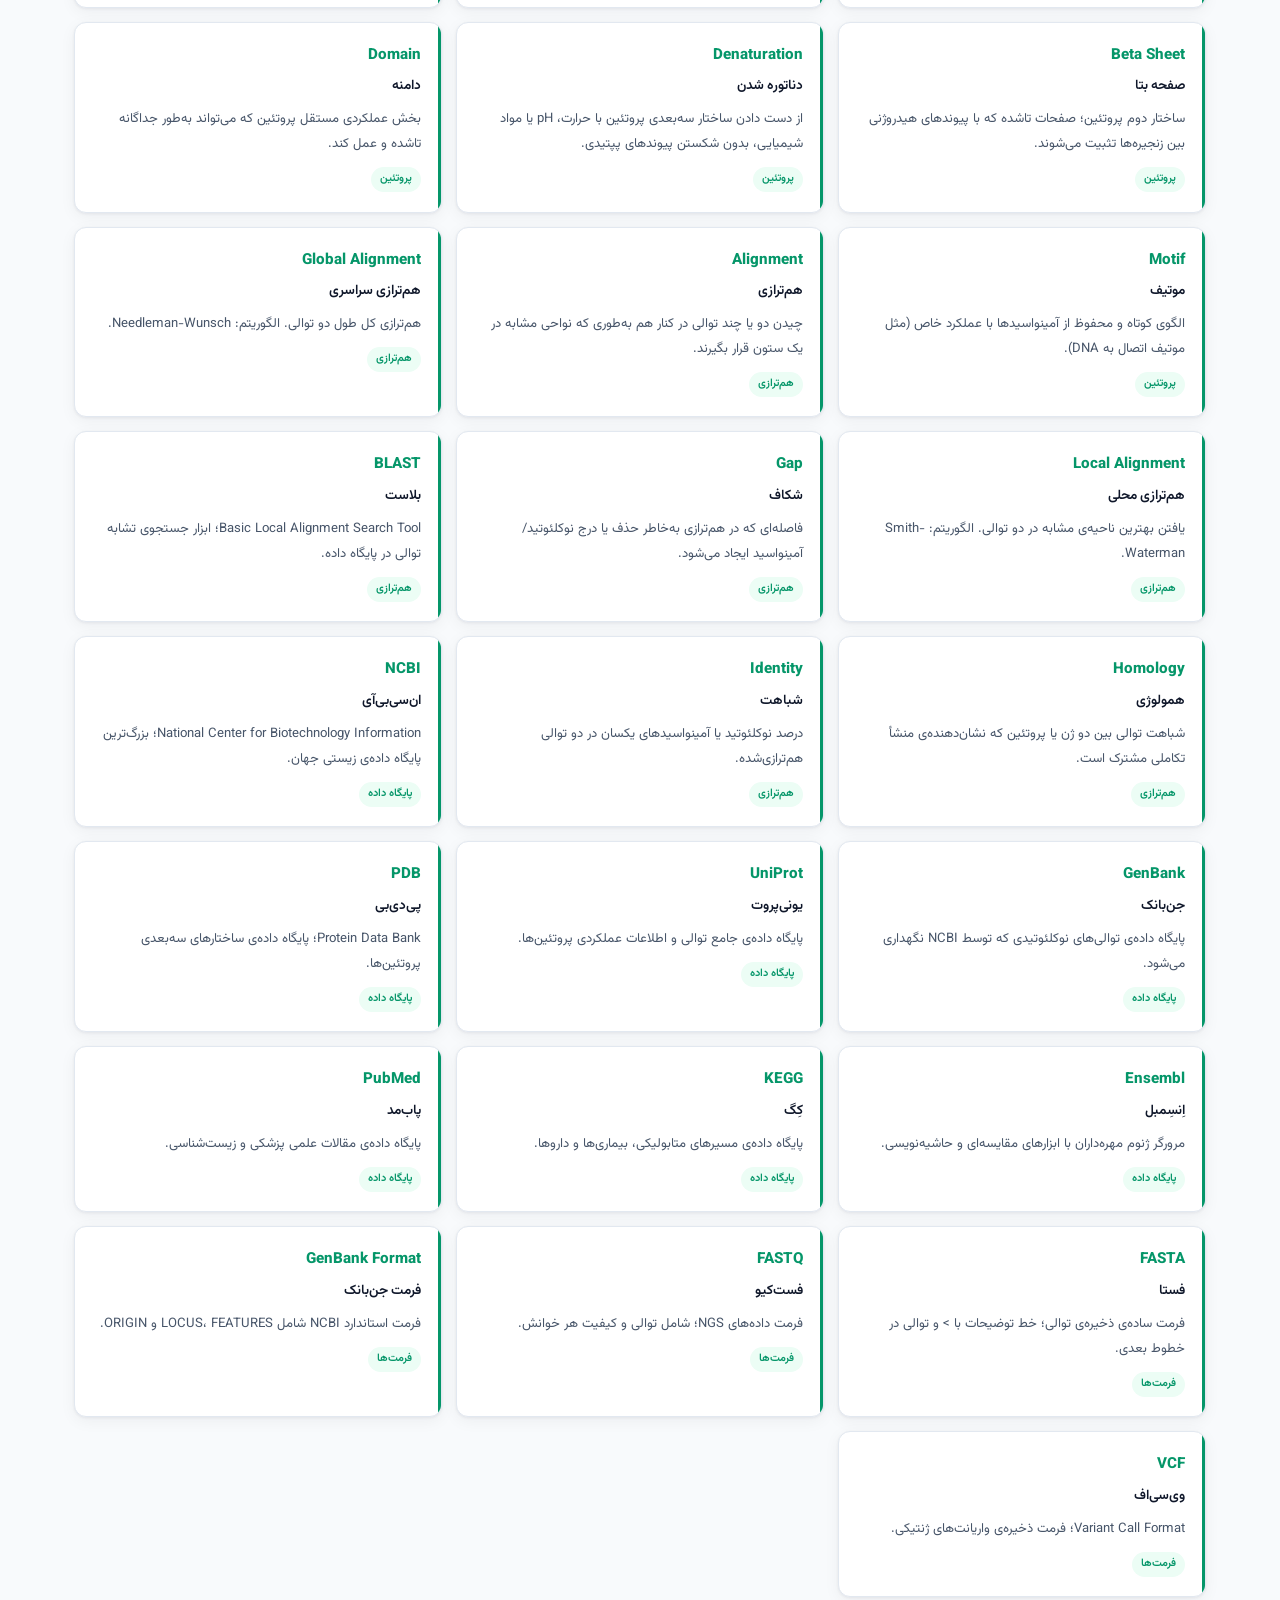
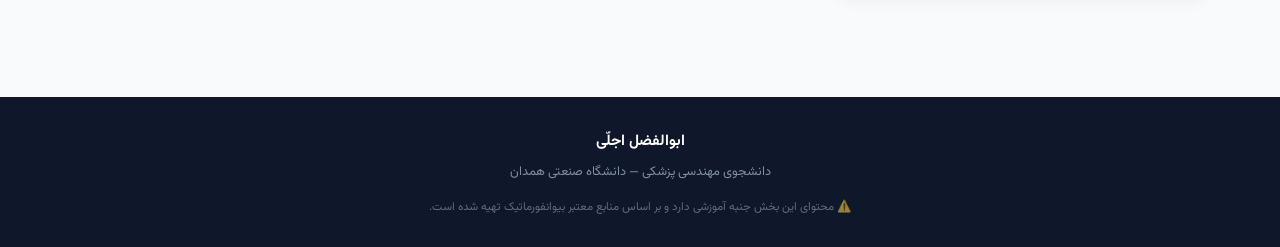
<file: quiz.html>
<!DOCTYPE html>
<html lang="fa" dir="rtl">
<head>
<meta charset="UTF-8">
<meta name="viewport" content="width=device-width, initial-scale=1.0">
<title>واژه‌نامه و خودآزمایی | آکادمی بیوانفورماتیک</title>
<link rel="preconnect" href="https://fonts.googleapis.com">
<link rel="preconnect" href="https://fonts.gstatic.com" crossorigin>
<link href="https://fonts.googleapis.com/css2?family=Vazirmatn:wght@300;400;500;600;700;800&display=swap" rel="stylesheet">
<link rel="stylesheet" href="style.css">
<style>
/* ===== Tabs ===== */
.page-tabs{
  display:flex;
  gap:6px;
  margin-bottom:26px;
  background:#f1f5f9;
  padding:6px;
  border-radius:14px;
  width:fit-content;
  flex-wrap:wrap;
}
.page-tabs button{
  padding:11px 24px;
  border-radius:10px;
  border:none;
  background:transparent;
  font-family:inherit;
  font-size:.88rem;
  font-weight:600;
  color:var(--ink-soft);
  cursor:pointer;
  transition:.2s;
  display:inline-flex;
  align-items:center;
  gap:8px;
}
.page-tabs button.active{
  background:#fff;
  color:var(--green);
  box-shadow:0 2px 8px rgba(15,23,42,.08);
}
.page-tabs button svg{width:16px;height:16px}

/* ===== Glossary ===== */
.glossary-controls{
  display:flex;
  gap:12px;
  flex-wrap:wrap;
  margin-bottom:22px;
  align-items:center;
}
.glossary-search{
  flex:1;
  min-width:240px;
  position:relative;
}
.glossary-search input{
  width:100%;
  padding:12px 44px 12px 16px;
  border-radius:12px;
  border:1px solid var(--line);
  background:#fff;
  font-family:inherit;
  font-size:.9rem;
  color:var(--ink);
  outline:none;
  transition:.2s;
}
.glossary-search input:focus{
  border-color:var(--green);
  box-shadow:0 0 0 4px var(--green-soft);
}
.glossary-search svg{
  position:absolute;
  right:14px;top:50%;
  transform:translateY(-50%);
  width:18px;height:18px;
  color:var(--green);
  pointer-events:none;
}
.category-chips{
  display:flex;
  gap:6px;
  flex-wrap:wrap;
}
.category-chips button{
  padding:6px 14px;
  border-radius:20px;
  background:#fff;
  border:1px solid var(--line);
  font-family:inherit;
  font-size:.76rem;
  font-weight:500;
  color:var(--ink-soft);
  cursor:pointer;
  transition:.2s;
}
.category-chips button:hover{
  border-color:var(--green);
  color:var(--green);
}
.category-chips button.active{
  background:var(--green);
  color:#fff;
  border-color:var(--green);
}

.glossary-grid{
  display:grid;
  grid-template-columns:repeat(auto-fill,minmax(300px,1fr));
  gap:14px;
}
.term-card{
  background:#fff;
  border:1px solid var(--line);
  border-radius:12px;
  padding:18px 20px;
  box-shadow:var(--shadow);
  transition:.22s;
  position:relative;
  overflow:hidden;
}
.term-card::before{
  content:"";
  position:absolute;
  top:0;right:0;bottom:0;
  width:3px;
  background:var(--green);
}
.term-card:hover{
  transform:translateY(-2px);
  border-color:var(--green);
  box-shadow:var(--shadow-lg);
}
.term-card .term-en{
  font-size:.95rem;
  font-weight:800;
  color:var(--green);
  direction:ltr;
  text-align:right;
  margin-bottom:4px;
}
.term-card .term-fa{
  font-size:.85rem;
  font-weight:600;
  color:var(--ink);
  margin-bottom:8px;
}
.term-card .term-def{
  font-size:.82rem;
  color:var(--ink-soft);
  line-height:1.9;
}
.term-card .term-cat{
  display:inline-block;
  font-size:.68rem;
  padding:2px 9px;
  border-radius:20px;
  background:var(--green-soft);
  color:var(--green);
  font-weight:600;
  margin-top:10px;
}

/* ===== Quiz ===== */
.quiz-intro{
  background:linear-gradient(135deg,#7c3aed,#a855f7);
  color:#fff;
  border-radius:var(--radius);
  padding:30px;
  margin-bottom:24px;
  text-align:center;
  position:relative;
  overflow:hidden;
}
.quiz-intro::before{
  content:"";
  position:absolute;
  inset:0;
  background-image:radial-gradient(rgba(255,255,255,.1) 1px, transparent 1px);
  background-size:20px 20px;
  pointer-events:none;
}
.quiz-intro h3{
  font-size:1.3rem;
  font-weight:800;
  margin-bottom:8px;
  position:relative;
}
.quiz-intro p{
  font-size:.9rem;
  opacity:.92;
  margin-bottom:18px;
  position:relative;
}
.quiz-stats{
  display:flex;
  justify-content:center;
  gap:20px;
  flex-wrap:wrap;
  position:relative;
}
.quiz-stat{
  background:rgba(255,255,255,.15);
  border:1px solid rgba(255,255,255,.25);
  border-radius:12px;
  padding:10px 20px;
  backdrop-filter:blur(4px);
}
.quiz-stat .qs-num{
  font-size:1.4rem;
  font-weight:800;
  line-height:1.2;
}
.quiz-stat .qs-lbl{
  font-size:.72rem;
  opacity:.85;
  margin-top:2px;
}

.quiz-progress{
  background:#fff;
  border:1px solid var(--line);
  border-radius:12px;
  padding:16px 20px;
  margin-bottom:22px;
  box-shadow:var(--shadow);
  display:flex;
  align-items:center;
  gap:16px;
  flex-wrap:wrap;
}
.quiz-progress .qp-text{
  font-size:.84rem;
  font-weight:600;
  color:var(--ink-soft);
  white-space:nowrap;
}
.quiz-progress .qp-bar{
  flex:1;
  min-width:120px;
  height:8px;
  background:#f1f5f9;
  border-radius:20px;
  overflow:hidden;
}
.quiz-progress .qp-fill{
  height:100%;
  background:linear-gradient(90deg,var(--green),var(--blue));
  border-radius:20px;
  transition:width .4s ease;
}
.quiz-progress .qp-score{
  font-size:.84rem;
  font-weight:700;
  color:var(--green);
  white-space:nowrap;
}

.question-card{
  background:#fff;
  border:1px solid var(--line);
  border-radius:var(--radius);
  padding:24px 26px;
  box-shadow:var(--shadow);
  margin-bottom:16px;
  animation:fade .35s ease;
}
@keyframes fade{
  from{opacity:0;transform:translateY(10px)}
  to{opacity:1;transform:none}
}
.question-card .q-num{
  display:inline-block;
  font-size:.72rem;
  font-weight:700;
  color:var(--purple);
  background:var(--purple-soft);
  padding:3px 12px;
  border-radius:20px;
  margin-bottom:12px;
}
.question-card .q-text{
  font-size:.98rem;
  font-weight:600;
  color:var(--ink);
  line-height:1.9;
  margin-bottom:18px;
}
.options{
  display:flex;
  flex-direction:column;
  gap:10px;
}
.option{
  padding:13px 18px;
  border-radius:11px;
  border:1.5px solid var(--line);
  background:#fff;
  font-family:inherit;
  font-size:.88rem;
  text-align:right;
  color:var(--ink);
  cursor:pointer;
  transition:.2s;
  display:flex;
  align-items:center;
  gap:12px;
}
.option:hover:not(.disabled){
  border-color:var(--purple);
  background:var(--purple-soft);
}
.option .opt-letter{
  width:26px;height:26px;
  border-radius:50%;
  background:#f1f5f9;
  color:var(--ink-soft);
  display:grid;
  place-items:center;
  font-size:.78rem;
  font-weight:700;
  flex-shrink:0;
  transition:.2s;
}
.option.correct{
  background:var(--green-soft);
  border-color:var(--green);
  color:#15803d;
}
.option.correct .opt-letter{
  background:var(--green);
  color:#fff;
}
.option.wrong{
  background:var(--red-soft);
  border-color:var(--red);
  color:#991b1b;
}
.option.wrong .opt-letter{
  background:var(--red);
  color:#fff;
}
.option.disabled{
  cursor:default;
  opacity:.75;
}
.option.disabled.correct,
.option.disabled.wrong{
  opacity:1;
}

.feedback{
  margin-top:14px;
  padding:12px 16px;
  border-radius:10px;
  font-size:.85rem;
  line-height:1.9;
  border-right:4px solid;
  animation:fade .3s ease;
}
.feedback.correct{
  background:var(--green-soft);
  border-color:var(--green);
  color:#15803d;
}
.feedback.wrong{
  background:var(--red-soft);
  border-color:var(--red);
  color:#991b1b;
}
.feedback b{font-weight:700}

.quiz-actions{
  display:flex;
  gap:10px;
  flex-wrap:wrap;
  justify-content:space-between;
  margin-top:24px;
  padding-top:20px;
  border-top:1px solid var(--line);
}

/* ===== Result screen ===== */
.result-screen{
  background:#fff;
  border:1px solid var(--line);
  border-radius:var(--radius);
  padding:40px 30px;
  text-align:center;
  box-shadow:var(--shadow-lg);
  animation:fade .4s ease;
}
.result-circle{
  width:160px;height:160px;
  border-radius:50%;
  margin:0 auto 24px;
  display:grid;
  place-items:center;
  position:relative;
  background:conic-gradient(var(--green) var(--pct), #f1f5f9 0);
  transition:.5s;
}
.result-circle::before{
  content:"";
  position:absolute;
  inset:14px;
  background:#fff;
  border-radius:50%;
}
.result-circle .rc-inner{
  position:relative;
  z-index:1;
  text-align:center;
}
.result-circle .rc-score{
  font-size:2.4rem;
  font-weight:800;
  color:var(--green);
  line-height:1;
  direction:ltr;
}
.result-circle .rc-total{
  font-size:.85rem;
  color:var(--ink-soft);
  margin-top:4px;
}
.result-screen h3{
  font-size:1.4rem;
  font-weight:800;
  margin-bottom:10px;
  color:var(--ink);
}
.result-screen .rs-message{
  font-size:.95rem;
  color:var(--ink-soft);
  max-width:480px;
  margin:0 auto 24px;
  line-height:2;
}
.rs-stats{
  display:flex;
  justify-content:center;
  gap:16px;
  flex-wrap:wrap;
  margin-bottom:26px;
}
.rs-stat{
  background:#fbfdff;
  border:1px solid var(--line);
  border-radius:12px;
  padding:14px 22px;
  min-width:120px;
}
.rs-stat .rs-num{
  font-size:1.4rem;
  font-weight:800;
  line-height:1.2;
}
.rs-stat .rs-lbl{
  font-size:.75rem;
  color:var(--ink-soft);
  margin-top:2px;
}
.rs-stat.green .rs-num{color:var(--green)}
.rs-stat.red .rs-num{color:var(--red)}
.rs-stat.blue .rs-num{color:var(--blue)}

.hidden{display:none !important}
</style>
</head>
<body>

<!-- ===== HEADER ===== -->
<header class="site">
  <div class="head-wrap">
    <div class="logo">
      <div class="logo-icon">
        <svg viewBox="0 0 24 24" fill="none" stroke="currentColor" stroke-width="1.8" stroke-linecap="round" stroke-linejoin="round">
          <path d="M8 3c0 4 8 5 8 9s-8 5-8 9"/>
          <path d="M16 3c0 4-8 5-8 9s8 5 8 9"/>
          <path d="M9 7h6M9 12h6M9 17h6"/>
        </svg>
      </div>
      <div>
        <h1>آکادمی بیوانفورماتیک</h1>
        <p>آموزش تعاملی برای مهندسی پزشکی</p>
      </div>
    </div>
    <nav class="main-nav">
      <a href="index.html">خانه</a>
      <a href="alignment.html">هم‌ترازی</a>
      <a href="proteins.html">پروتئین‌ها</a>
      <a href="databases.html">پایگاه داده‌ها</a>
      <a href="quiz.html" class="active">خودآزمایی</a>
    </nav>
  </div>
</header>

<!-- ===== HERO ===== -->
<div class="hero">
  <span class="badge">ماژول ۵ — واژه‌نامه و خودآزمایی</span>
  <h2>دانش خود را <span>بسنج</span></h2>
  <p class="lead">
    واژه‌نامه‌ی تعاملی اصطلاحات بیوانفورماتیک و ۱۵ سوال چند گزینه‌ای با بازخورد فوری. بعد از پاسخ، توضیح علمی هر سوال را ببینید.
  </p>
</div>

<!-- ===== PAGE TABS ===== -->
<section style="padding-top:20px;">
  <div class="page-tabs" id="pageTabs">
    <button class="active" data-page="glossary">
      <svg viewBox="0 0 24 24" fill="none" stroke="currentColor" stroke-width="2" stroke-linecap="round" stroke-linejoin="round"><path d="M4 19.5A2.5 2.5 0 0 1 6.5 17H20"/><path d="M6.5 2H20v20H6.5A2.5 2.5 0 0 1 4 19.5v-15A2.5 2.5 0 0 1 6.5 2z"/></svg>
      واژه‌نامه
    </button>
    <button data-page="quiz">
      <svg viewBox="0 0 24 24" fill="none" stroke="currentColor" stroke-width="2" stroke-linecap="round" stroke-linejoin="round"><circle cx="12" cy="12" r="10"/><path d="M9.09 9a3 3 0 0 1 5.83 1c0 2-3 3-3 3"/><line x1="12" y1="17" x2="12.01" y2="17"/></svg>
      خودآزمایی
    </button>
  </div>

  <!-- ===== GLOSSARY PAGE ===== -->
  <div id="glossaryPage">
    <div class="glossary-controls">
      <div class="glossary-search">
        <input type="text" id="termSearch" placeholder="جستجوی اصطلاح (فارسی یا انگلیسی)…" autocomplete="off">
        <svg viewBox="0 0 24 24" fill="none" stroke="currentColor" stroke-width="2" stroke-linecap="round" stroke-linejoin="round">
          <circle cx="11" cy="11" r="7"/><path d="m20 20-3.5-3.5"/>
        </svg>
      </div>
      <div class="category-chips" id="categoryChips"></div>
    </div>

    <div class="glossary-grid" id="glossaryGrid"></div>
  </div>

  <!-- ===== QUIZ PAGE ===== -->
  <div id="quizPage" class="hidden">
    <!-- Intro -->
    <div class="quiz-intro" id="quizIntro">
      <h3>آماده‌ای دانشت را بسنجی؟</h3>
      <p>۱۵ سوال چند گزینه‌ای از تمام ماژول‌های آکادمی. بعد از هر پاسخ، توضیح علمی را ببین.</p>
      <div class="quiz-stats">
        <div class="quiz-stat">
          <div class="qs-num">۱۵</div>
          <div class="qs-lbl">سوال</div>
        </div>
        <div class="quiz-stat">
          <div class="qs-num">۵</div>
          <div class="qs-lbl">حوزه</div>
        </div>
        <div class="quiz-stat">
          <div class="qs-num">بی‌نهایت</div>
          <div class="qs-lbl">تلاش</div>
        </div>
      </div>
      <button class="btn btn-primary" style="margin-top:24px;background:#fff;color:#7c3aed;" id="btnStartQuiz">
        <svg width="18" height="18" viewBox="0 0 24 24" fill="none" stroke="currentColor" stroke-width="2" stroke-linecap="round" stroke-linejoin="round"><polygon points="5 3 19 12 5 21 5 3"/></svg>
        شروع آزمون
      </button>
    </div>

    <!-- Progress -->
    <div class="quiz-progress hidden" id="quizProgress">
      <span class="qp-text" id="qpText">سوال ۱ از ۱۵</span>
      <div class="qp-bar">
        <div class="qp-fill" id="qpFill" style="width:0%"></div>
      </div>
      <span class="qp-score" id="qpScore">امتیاز: ۰</span>
    </div>

    <!-- Question container -->
    <div id="quizContainer"></div>

    <!-- Result screen -->
    <div class="result-screen hidden" id="resultScreen">
      <div class="result-circle" id="resultCircle">
        <div class="rc-inner">
          <div class="rc-score" id="rcScore">۰</div>
          <div class="rc-total" id="rcTotal">از ۱۵</div>
        </div>
      </div>
      <h3 id="resultTitle">نتیجه‌ی آزمون</h3>
      <p class="rs-message" id="resultMessage"></p>
      <div class="rs-stats">
        <div class="rs-stat green">
          <div class="rs-num" id="rsCorrect">۰</div>
          <div class="rs-lbl">پاسخ صحیح</div>
        </div>
        <div class="rs-stat red">
          <div class="rs-num" id="rsWrong">۰</div>
          <div class="rs-lbl">پاسخ غلط</div>
        </div>
        <div class="rs-stat blue">
          <div class="rs-num" id="rsPct">۰٪</div>
          <div class="rs-lbl">درصد</div>
        </div>
      </div>
      <button class="btn btn-primary" id="btnRestartQuiz" style="margin:0 auto;">
        <svg width="18" height="18" viewBox="0 0 24 24" fill="none" stroke="currentColor" stroke-width="2" stroke-linecap="round" stroke-linejoin="round"><path d="M3 12a9 9 0 1 0 3-6.7L3 8"/><path d="M3 3v5h5"/></svg>
        آزمون مجدد
      </button>
    </div>
  </div>
</section>

<!-- ===== FOOTER ===== -->
<footer class="site">
  <div class="fname">ابوالفضل اجلّی</div>
  <div class="fsub">دانشجوی مهندسی پزشکی — دانشگاه صنعتی همدان</div>
  <small>⚠️ محتوای این بخش جنبه آموزشی دارد و بر اساس منابع معتبر بیوانفورماتیک تهیه شده است.</small>
</footer>

<script src="quiz.js"></script>
</body>
</html>
</file>
<file: style.css>
/* ============================================================
   Bioinformatics Academy — Main Stylesheet
   ============================================================ */
:root{
  --ink:#0f172a;
  --ink-soft:#475569;
  --bg:#f8fafc;
  --white:#fff;
  --line:#e2e8f0;

  /* Theme: Biology + Tech */
  --green:#059669;
  --green-soft:#ecfdf5;
  --green-border:#a7f3d0;

  --blue:#2563eb;
  --blue-soft:#eff6ff;
  --blue-border:#bfdbfe;

  --purple:#7c3aed;
  --purple-soft:#f5f3ff;
  --purple-border:#ddd6fe;

  --amber:#d97706;
  --amber-soft:#fffbeb;

  --red:#dc2626;
  --red-soft:#fef2f2;

  --radius:14px;
  --shadow:0 1px 3px rgba(15,23,42,.06), 0 4px 16px rgba(15,23,42,.05);
  --shadow-lg:0 12px 40px -12px rgba(15,23,42,.18);
}

*{box-sizing:border-box;margin:0;padding:0}
html{scroll-behavior:smooth}
body{
  font-family:'Vazirmatn',Tahoma,sans-serif;
  background:var(--bg);
  color:var(--ink);
  line-height:1.9;
  -webkit-font-smoothing:antialiased;
}

/* ===== Header ===== */
header.site{
  background:linear-gradient(135deg,#064e3b 0%, #059669 45%, #10b981 100%);
  color:#fff;
  padding:20px 24px;
  position:sticky;top:0;z-index:100;
  box-shadow:0 4px 20px rgba(6,78,59,.2);
}
.head-wrap{
  max-width:1180px;margin:0 auto;
  display:flex;align-items:center;justify-content:space-between;
  flex-wrap:wrap;gap:14px;
}
.logo{display:flex;align-items:center;gap:12px}
.logo-icon{
  width:44px;height:44px;
  background:rgba(255,255,255,.15);
  border:1px solid rgba(255,255,255,.3);
  border-radius:12px;
  display:grid;place-items:center;
  backdrop-filter:blur(4px);
}
.logo-icon svg{width:26px;height:26px}
.logo h1{font-size:1.1rem;font-weight:800;line-height:1.4}
.logo p{font-size:.72rem;opacity:.85;font-weight:300}
nav.main-nav{display:flex;gap:5px;flex-wrap:wrap}
nav.main-nav a{
  color:#fff;text-decoration:none;
  padding:8px 13px;border-radius:9px;
  font-size:.83rem;font-weight:500;
  transition:.2s;opacity:.85;
}
nav.main-nav a:hover,
nav.main-nav a.active{
  background:rgba(255,255,255,.18);opacity:1;
}

/* ===== Hero ===== */
.hero{
  max-width:1180px;margin:0 auto;
  padding:60px 24px 50px;
  text-align:center;
}
.hero .badge{
  display:inline-block;
  background:var(--green-soft);color:var(--green);
  padding:6px 16px;border-radius:20px;
  font-size:.78rem;font-weight:600;
  margin-bottom:20px;
  border:1px solid var(--green-border);
}
.hero h2{
  font-size:clamp(1.6rem,4.2vw,2.6rem);
  font-weight:800;color:var(--ink);
  margin-bottom:16px;line-height:1.4;
}
.hero h2 span{
  background:linear-gradient(90deg,var(--green),var(--blue));
  -webkit-background-clip:text;
  background-clip:text;
  -webkit-text-fill-color:transparent;
}
.hero p.lead{
  max-width:700px;margin:0 auto 30px;
  color:var(--ink-soft);font-size:1.02rem;
  line-height:2;
}
.hero-buttons{
  display:flex;gap:12px;
  justify-content:center;flex-wrap:wrap;
}
.btn{
  display:inline-flex;align-items:center;gap:8px;
  padding:12px 24px;border-radius:11px;
  font-family:inherit;font-size:.9rem;
  font-weight:600;text-decoration:none;
  cursor:pointer;border:none;transition:.2s;
}
.btn-primary{
  background:var(--green);color:#fff;
  box-shadow:0 6px 18px -6px rgba(5,150,105,.5);
}
.btn-primary:hover{background:#047857;transform:translateY(-2px)}
.btn-secondary{
  background:var(--white);color:var(--ink);
  border:1px solid var(--line);
}
.btn-secondary:hover{border-color:var(--green);color:var(--green)}

/* ===== Stats ===== */
.stats-row{
  max-width:1180px;margin:0 auto;
  padding:0 24px;
  display:grid;
  grid-template-columns:repeat(auto-fit,minmax(160px,1fr));
  gap:14px;margin-top:-20px;
  position:relative;z-index:5;
}
.stat-card{
  background:var(--white);
  border:1px solid var(--line);
  border-radius:14px;
  padding:18px 20px;
  box-shadow:var(--shadow);
  text-align:center;
}
.stat-card .num{
  font-size:1.6rem;font-weight:800;
  background:linear-gradient(90deg,var(--green),var(--blue));
  -webkit-background-clip:text;
  background-clip:text;
  -webkit-text-fill-color:transparent;
  line-height:1.2;
}
.stat-card .lbl{
  font-size:.78rem;color:var(--ink-soft);
  margin-top:4px;
}

/* ===== Section ===== */
section{
  max-width:1180px;margin:0 auto;
  padding:60px 24px;
}
.sec-head{text-align:center;margin-bottom:40px}
.sec-head .eyebrow{
  color:var(--green);font-size:.8rem;
  font-weight:700;letter-spacing:.5px;
  margin-bottom:10px;
}
.sec-head h3{
  font-size:clamp(1.3rem,3vw,1.9rem);
  font-weight:800;color:var(--ink);
  margin-bottom:10px;
}
.sec-head p{
  color:var(--ink-soft);
  max-width:600px;margin:0 auto;
  font-size:.95rem;
}

/* ===== Roadmap Cards ===== */
.roadmap-grid{
  display:grid;
  grid-template-columns:repeat(auto-fit,minmax(280px,1fr));
  gap:20px;
}
.module-card{
  background:var(--white);
  border:1px solid var(--line);
  border-radius:var(--radius);
  padding:24px 22px;
  box-shadow:var(--shadow);
  transition:.25s;
  position:relative;
  overflow:hidden;
}
.module-card::before{
  content:"";position:absolute;
  top:0;right:0;left:0;height:4px;
  background:linear-gradient(90deg,var(--green),var(--blue));
}
.module-card:hover{
  transform:translateY(-4px);
  border-color:var(--green);
  box-shadow:var(--shadow-lg);
}
.module-card .m-num{
  display:inline-block;
  font-size:.7rem;font-weight:700;
  background:var(--green-soft);color:var(--green);
  padding:3px 10px;border-radius:20px;
  margin-bottom:12px;
}
.module-card .m-icon{
  width:48px;height:48px;
  border-radius:12px;
  display:grid;place-items:center;
  margin-bottom:14px;
}
.module-card .m-icon.green{background:var(--green-soft);color:var(--green)}
.module-card .m-icon.blue{background:var(--blue-soft);color:var(--blue)}
.module-card .m-icon.purple{background:var(--purple-soft);color:var(--purple)}
.module-card .m-icon.amber{background:var(--amber-soft);color:var(--amber)}
.module-card .m-icon svg{width:26px;height:26px}
.module-card h4{
  font-size:1.02rem;font-weight:700;
  margin-bottom:8px;color:var(--ink);
}
.module-card p{
  font-size:.85rem;color:var(--ink-soft);
  line-height:1.9;
}
.module-card .m-status{
  display:inline-block;
  font-size:.72rem;font-weight:600;
  padding:3px 10px;border-radius:20px;
  margin-top:12px;
}
.m-status.ready{background:var(--green-soft);color:var(--green)}
.m-status.soon{background:var(--amber-soft);color:var(--amber)}
.m-status.planned{background:var(--line);color:var(--ink-soft)}

/* ===== Sequence Analyzer ===== */
.analyzer{
  background:var(--white);
  border:1px solid var(--line);
  border-radius:var(--radius);
  padding:28px;
  box-shadow:var(--shadow);
}
.analyzer h3{
  font-size:1.1rem;font-weight:800;
  margin-bottom:6px;
  display:flex;align-items:center;gap:10px;
}
.analyzer h3::before{
  content:"";width:5px;height:20px;
  background:var(--green);border-radius:3px;
}
.analyzer p.hint{
  font-size:.84rem;color:var(--ink-soft);
  margin-bottom:18px;
}
.analyzer textarea{
  width:100%;min-height:120px;
  padding:14px 16px;
  border-radius:12px;
  border:1px solid var(--line);
  background:#fbfdff;
  font-family:'Courier New',monospace;
  font-size:14px;
  color:var(--ink);
  direction:ltr;text-align:left;
  line-height:1.7;
  resize:vertical;
  outline:none;
  transition:.2s;
}
.analyzer textarea:focus{
  border-color:var(--green);
  box-shadow:0 0 0 4px var(--green-soft);
}
.analyzer .input-row{
  display:flex;gap:8px;flex-wrap:wrap;
  margin-bottom:16px;
}
.chip{
  padding:6px 14px;border-radius:20px;
  background:var(--green-soft);
  border:1px solid var(--green-border);
  color:var(--green);font-size:.78rem;
  font-weight:500;cursor:pointer;
  font-family:inherit;transition:.2s;
}
.chip:hover{background:var(--green);color:#fff}

/* Buttons row */
.actions-row{
  display:flex;gap:10px;flex-wrap:wrap;
  margin:16px 0;
}
.action-btn{
  padding:10px 20px;border-radius:10px;
  font-family:inherit;font-size:.85rem;
  font-weight:600;cursor:pointer;
  border:1px solid var(--line);
  background:var(--white);color:var(--ink);
  transition:.2s;
  display:inline-flex;align-items:center;gap:6px;
}
.action-btn:hover{
  border-color:var(--green);color:var(--green);
  background:var(--green-soft);
}
.action-btn.primary{
  background:var(--green);color:#fff;
  border-color:var(--green);
  box-shadow:0 4px 12px -4px rgba(5,150,105,.5);
}
.action-btn.primary:hover{
  background:#047857;
}

/* ===== Results ===== */
.results-grid{
  display:grid;
  grid-template-columns:repeat(auto-fit,minmax(200px,1fr));
  gap:14px;
  margin-top:20px;
}
.result-card{
  background:var(--green-soft);
  border:1px solid var(--green-border);
  border-radius:12px;
  padding:16px 18px;
}
.result-card .r-label{
  font-size:.76rem;color:var(--green);
  font-weight:600;margin-bottom:4px;
}
.result-card .r-value{
  font-size:1.3rem;font-weight:800;
  color:var(--ink);
  direction:ltr;text-align:right;
  line-height:1.3;
}
.result-card .r-value .unit{
  font-size:.8rem;color:var(--ink-soft);
  font-weight:400;
}

/* ===== Output boxes ===== */
.output-box{
  margin-top:20px;
  border-radius:12px;
  border:1px solid var(--line);
  overflow:hidden;
}
.output-box .o-head{
  padding:10px 16px;
  background:#f8fafc;
  border-bottom:1px solid var(--line);
  font-size:.82rem;font-weight:600;
  color:var(--ink-soft);
  display:flex;align-items:center;gap:8px;
}
.output-box .o-head::before{
  content:"";width:8px;height:8px;
  border-radius:50%;background:var(--green);
}
.output-box .o-body{
  padding:16px 18px;
  font-family:'Courier New',monospace;
  font-size:13.5px;
  direction:ltr;text-align:left;
  line-height:1.8;
  color:var(--ink);
  background:var(--white);
  word-break:break-all;
  max-height:280px;overflow-y:auto;
}
.output-box .o-body .bases{
  letter-spacing:1px;
  font-weight:600;
}
.base-a{color:#dc2626}
.base-t{color:#2563eb}
.base-g{color:#059669}
.base-c{color:#7c3aed}
.base-u{color:#d97706}

.codon-label{
  display:inline-block;
  padding:2px 6px;
  border-radius:5px;
  background:var(--blue-soft);
  color:var(--blue);
  font-weight:600;
  margin:0 2px;
}

/* ===== ORF box ===== */
.orf-item{
  padding:12px 14px;
  background:var(--purple-soft);
  border:1px solid var(--purple-border);
  border-radius:10px;
  margin-bottom:10px;
  font-size:.85rem;
}
.orf-item .orf-head{
  font-weight:700;color:var(--purple);
  margin-bottom:6px;
  display:flex;justify-content:space-between;
  flex-wrap:wrap;gap:8px;
}
.orf-item .orf-seq{
  font-family:'Courier New',monospace;
  font-size:12.5px;
  direction:ltr;text-align:left;
  color:var(--ink);
  word-break:break-all;
  line-height:1.7;
}

/* ===== Footer ===== */
footer.site{
  background:#0f172a;color:#94a3b8;
  padding:30px 24px;text-align:center;
  margin-top:40px;
}
footer.site .fname{
  font-weight:700;color:#fff;font-size:.95rem;
}
footer.site .fsub{
  font-size:.8rem;margin-top:4px;opacity:.85;
}
footer.site small{
  display:block;margin-top:12px;
  font-size:.72rem;opacity:.6;
  max-width:600px;margin-inline:auto;
  line-height:1.8;
}

/* ===== Responsive ===== */
@media(max-width:640px){
  .head-wrap{justify-content:center;text-align:center}
  nav.main-nav{justify-content:center;width:100%}
  .hero{padding:40px 20px 30px}
  section{padding:40px 20px}
  .analyzer{padding:20px}
}

/* ===== Reduced motion ===== */
@media (prefers-reduced-motion: reduce){
  *{animation:none !important; transition:none !important}
}
</file>
